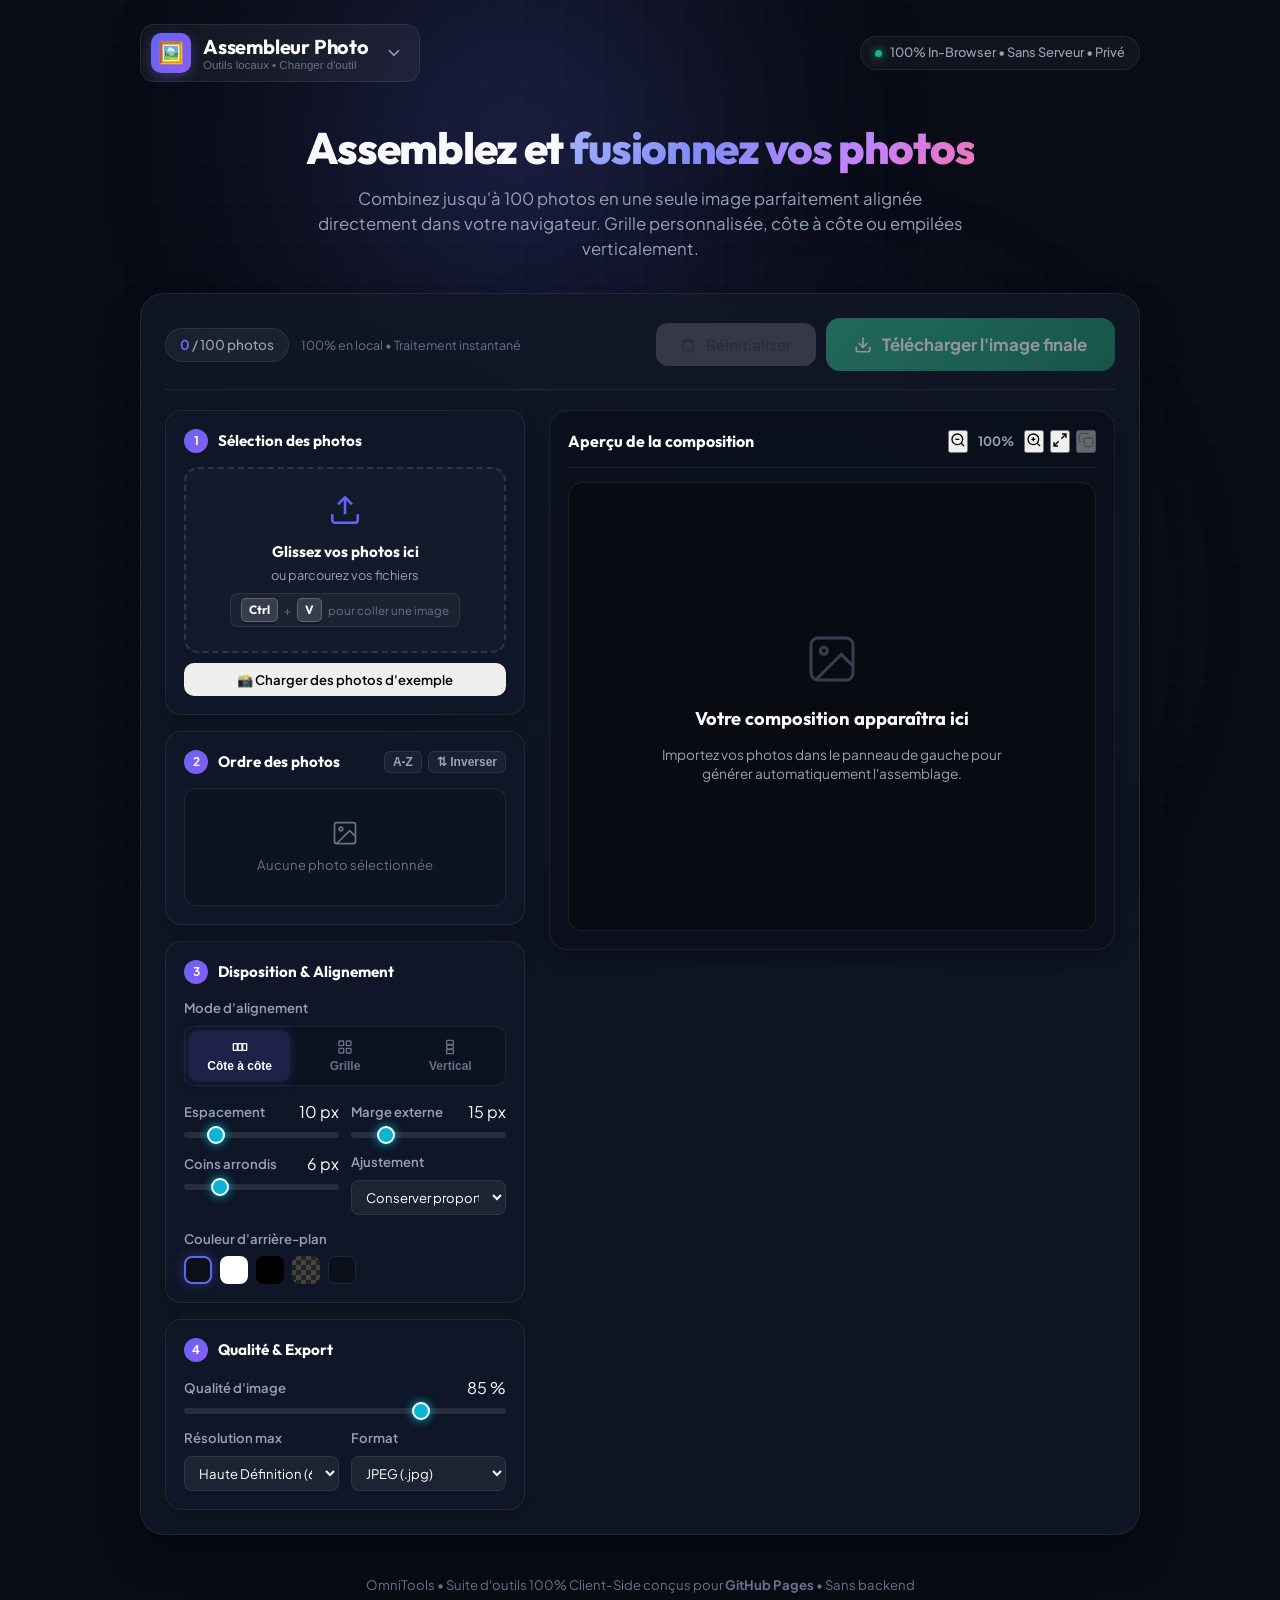
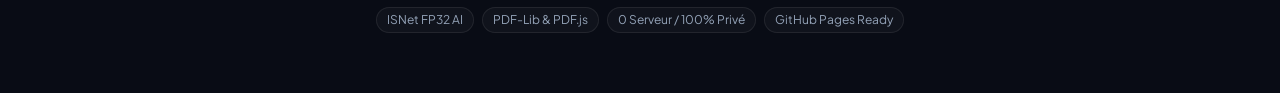
<file: photo-merger.html>
<!DOCTYPE html>
<html lang="fr">
<head>
  <meta charset="UTF-8">
  <meta name="viewport" content="width=device-width, initial-scale=1.0">
  <title>Assembleur Photo (OmniTools)</title>
  <meta name="description" content="Combinez jusqu'à 100 photos en une seule image directement dans votre navigateur. Grille personnalisée, côte à côte ou empilées verticalement. 100% privé, sans backend.">
  <link rel="icon" href="data:image/svg+xml,<svg xmlns='http://www.w3.org/2000/svg' viewBox='0 0 24 24' fill='none' stroke='%236366f1' stroke-width='2' stroke-linecap='round' stroke-linejoin='round'><rect width='7' height='7' x='3' y='3' rx='1'/><rect width='7' height='7' x='14' y='3' rx='1'/><rect width='7' height='7' x='14' y='14' rx='1'/><rect width='7' height='7' x='3' y='14' rx='1'/></svg>">
  
  <!-- Google Fonts -->
  <link rel="preconnect" href="https://fonts.googleapis.com">
  <link rel="preconnect" href="https://fonts.gstatic.com" crossorigin>
  <link href="https://fonts.googleapis.com/css2?family=Outfit:wght@400;500;600;700;800&family=Plus+Jakarta+Sans:wght@400;500;600;700&display=swap" rel="stylesheet">
  
  <link rel="stylesheet" href="style.css">
</head>
<body>
  <!-- Ambient background glow effects -->
  <div class="bg-glow bg-glow-1"></div>
  <div class="bg-glow bg-glow-2"></div>
  <div class="bg-grid"></div>

  <div class="app-container">
    <!-- Header with Dynamic Tool Dropdown -->
    <header id="app-header" class="app-header"></header>

    <!-- ==========================================================================
         PHOTO MERGER & ASSEMBLER TOOL VIEW
         ========================================================================== -->
    <div id="tool-view-photo-merger" class="tool-view active">
      <!-- Title Section -->
      <div class="hero-header">
        <h1 class="main-title">Assemblez et <span class="gradient-text">fusionnez vos photos</span></h1>
        <p class="subtitle">Combinez jusqu'à 100 photos en une seule image parfaitement alignée directement dans votre navigateur. Grille personnalisée, côte à côte ou empilées verticalement.</p>
      </div>

      <!-- Main Photo Merger Studio Container -->
      <section class="step-card merger-studio-card" aria-label="Studio d'assemblage photo">
        <!-- Top Studio Bar with Photo Counter & Global Actions -->
        <div class="merger-top-bar">
          <div class="merger-top-left">
            <div class="photo-counter-badge" id="pm-photo-counter">
              <span class="count-num" id="pm-count-num">0</span> / 100 photos
            </div>
            <span class="merger-privacy-hint">100% en local &bull; Traitement instantané</span>
          </div>

          <div class="merger-top-actions">
            <button type="button" id="pm-clear-btn" class="btn btn-ghost danger-ghost" title="Effacer toutes les photos" disabled>
              <svg width="16" height="16" viewBox="0 0 24 24" fill="none" stroke="currentColor" stroke-width="2">
                <polyline points="3 6 5 6 21 6"></polyline>
                <path d="M19 6v14a2 2 0 0 1-2 2H7a2 2 0 0 1-2-2V6m3 0V4a2 2 0 0 1 2-2h4a2 2 0 0 1 2 2v2"></path>
              </svg>
              <span>Réinitialiser</span>
            </button>
            <button type="button" id="pm-download-btn" class="btn btn-save" title="Télécharger l'image assemblée" disabled>
              <svg width="18" height="18" viewBox="0 0 24 24" fill="none" stroke="currentColor" stroke-width="2.2" stroke-linecap="round" stroke-linejoin="round">
                <path d="M21 15v4a2 2 0 0 1-2 2H5a2 2 0 0 1-2-2v-4"></path>
                <polyline points="7 10 12 15 17 10"></polyline>
                <line x1="12" y1="15" x2="12" y2="3"></line>
              </svg>
              <span>Télécharger l'image finale</span>
            </button>
          </div>
        </div>

        <!-- Studio Workspace: Sidebar Controls (Left) + Viewport Stage (Right) -->
        <div class="merger-workspace-grid">
          
          <!-- LEFT COLUMN: CONTROLS & PHOTO LIST -->
          <aside class="merger-sidebar">
            
            <!-- 1. Selection & Dropzone -->
            <div class="merger-panel-box">
              <div class="panel-box-header">
                <span class="panel-step-badge">1</span>
                <span class="panel-box-title">Sélection des photos</span>
              </div>

              <div class="pm-dropzone" id="pm-dropzone" tabindex="0" role="button" aria-label="Zone d'importation de photos">
                <input type="file" id="pm-file-input" multiple accept="image/*" hidden />
                <div class="pm-dropzone-inner">
                  <div class="pm-drop-icon">
                    <svg width="34" height="34" viewBox="0 0 24 24" fill="none" stroke="currentColor" stroke-width="1.8">
                      <path d="M21 15v4a2 2 0 0 1-2 2H5a2 2 0 0 1-2-2v-4"/>
                      <polyline points="17 8 12 3 7 8"/>
                      <line x1="12" y1="3" x2="12" y2="15"/>
                    </svg>
                  </div>
                  <p class="pm-drop-main">Glissez vos photos ici</p>
                  <p class="pm-drop-sub">ou <span class="browse-link" id="pm-browse-trigger">parcourez vos fichiers</span></p>
                  <div class="pm-paste-hint">
                    <kbd class="kbd-key">Ctrl</kbd> + <kbd class="kbd-key">V</kbd> pour coller une image
                  </div>
                </div>
              </div>

              <!-- Quick Sample Button -->
              <div class="pm-sample-row">
                <button type="button" id="pm-sample-btn" class="btn btn-ghost pm-btn-sample" title="Charger des photos d'exemple">
                  <span>📸 Charger des photos d'exemple</span>
                </button>
              </div>
            </div>

            <!-- 2. Photos Reorder & List -->
            <div class="merger-panel-box">
              <div class="panel-box-header space-between">
                <div class="panel-header-title-group">
                  <span class="panel-step-badge">2</span>
                  <span class="panel-box-title">Ordre des photos</span>
                </div>
                <div class="pm-sort-actions">
                  <button type="button" id="pm-sort-name-btn" class="btn-micro" title="Trier par nom (A-Z)">A-Z</button>
                  <button type="button" id="pm-reverse-btn" class="btn-micro" title="Inverser l'ordre des photos">⇅ Inverser</button>
                </div>
              </div>

              <div class="pm-thumbnail-container" id="pm-thumbnail-container">
                <div class="pm-empty-notice" id="pm-empty-notice">
                  <svg width="28" height="28" viewBox="0 0 24 24" fill="none" stroke="currentColor" stroke-width="1.5">
                    <rect x="3" y="3" width="18" height="18" rx="2" ry="2"/>
                    <circle cx="8.5" cy="8.5" r="1.5"/>
                    <polyline points="21 15 16 10 5 21"/>
                  </svg>
                  <p>Aucune photo sélectionnée</p>
                </div>
                <ul class="pm-thumbnail-list" id="pm-thumbnail-list"></ul>
              </div>
            </div>

            <!-- 3. Layout & Alignment Settings -->
            <div class="merger-panel-box">
              <div class="panel-box-header">
                <span class="panel-step-badge">3</span>
                <span class="panel-box-title">Disposition & Alignement</span>
              </div>

              <!-- Layout Mode Segmented -->
              <div class="pm-field-group">
                <label class="pm-field-label">Mode d'alignement</label>
                <div class="segmented-control pm-layout-segmented" id="pm-layout-control">
                  <button type="button" data-layout="horizontal" class="segmented-btn active" title="Toutes les photos sur une ligne côte à côte">
                    <svg width="16" height="16" viewBox="0 0 24 24" fill="none" stroke="currentColor" stroke-width="2">
                      <rect x="2" y="7" width="6" height="10" rx="1"/>
                      <rect x="9" y="7" width="6" height="10" rx="1"/>
                      <rect x="16" y="7" width="6" height="10" rx="1"/>
                    </svg>
                    <span>Côte à côte</span>
                  </button>
                  <button type="button" data-layout="grid" class="segmented-btn" title="Grille multi-colonnes">
                    <svg width="16" height="16" viewBox="0 0 24 24" fill="none" stroke="currentColor" stroke-width="2">
                      <rect x="3" y="3" width="7" height="7" rx="1"/>
                      <rect x="14" y="3" width="7" height="7" rx="1"/>
                      <rect x="3" y="14" width="7" height="7" rx="1"/>
                      <rect x="14" y="14" width="7" height="7" rx="1"/>
                    </svg>
                    <span>Grille</span>
                  </button>
                  <button type="button" data-layout="vertical" class="segmented-btn" title="Empilées verticalement">
                    <svg width="16" height="16" viewBox="0 0 24 24" fill="none" stroke="currentColor" stroke-width="2">
                      <rect x="7" y="2" width="10" height="6" rx="1"/>
                      <rect x="7" y="9" width="10" height="6" rx="1"/>
                      <rect x="7" y="16" width="10" height="6" rx="1"/>
                    </svg>
                    <span>Vertical</span>
                  </button>
                </div>
              </div>

              <!-- Grid Columns Option (shown only if grid selected) -->
              <div class="pm-field-group" id="pm-columns-group" style="display: none;">
                <div class="pm-label-row">
                  <label class="pm-field-label" for="pm-cols-input">Colonnes dans la grille</label>
                  <span class="value-badge" id="pm-cols-val">4</span>
                </div>
                <div class="pm-cols-input-row">
                  <input type="number" id="pm-cols-input" min="1" max="50" value="4" class="custom-number-input" />
                  <input type="range" id="pm-cols-range" min="1" max="30" value="4" class="tool-range-slider" />
                </div>
              </div>

              <!-- Spacing & Padding Sliders -->
              <div class="pm-fields-row-2">
                <div class="pm-field-group">
                  <div class="pm-label-row">
                    <label class="pm-field-label" for="pm-spacing-range">Espacement</label>
                    <span class="value-badge" id="pm-spacing-val">10 px</span>
                  </div>
                  <input type="range" id="pm-spacing-range" min="0" max="60" value="10" class="tool-range-slider" />
                </div>

                <div class="pm-field-group">
                  <div class="pm-label-row">
                    <label class="pm-field-label" for="pm-padding-range">Marge externe</label>
                    <span class="value-badge" id="pm-padding-val">15 px</span>
                  </div>
                  <input type="range" id="pm-padding-range" min="0" max="80" value="15" class="tool-range-slider" />
                </div>
              </div>

              <!-- Radius & Fit Mode -->
              <div class="pm-fields-row-2">
                <div class="pm-field-group">
                  <div class="pm-label-row">
                    <label class="pm-field-label" for="pm-radius-range">Coins arrondis</label>
                    <span class="value-badge" id="pm-radius-val">6 px</span>
                  </div>
                  <input type="range" id="pm-radius-range" min="0" max="30" value="6" class="tool-range-slider" />
                </div>

                <div class="pm-field-group">
                  <label class="pm-field-label" for="pm-fit-mode">Ajustement</label>
                  <select id="pm-fit-mode" class="custom-select">
                    <option value="contain">Conserver proportions</option>
                    <option value="crop">Remplir les cases (Rogné)</option>
                  </select>
                </div>
              </div>

              <!-- Background Color Presets -->
              <div class="pm-field-group">
                <label class="pm-field-label">Couleur d'arrière-plan</label>
                <div class="pm-color-presets">
                  <button type="button" class="color-preset active" data-color="#0b0f19" style="background-color: #0b0f19;" title="Sombre studio"></button>
                  <button type="button" class="color-preset" data-color="#ffffff" style="background-color: #ffffff;" title="Blanc pur"></button>
                  <button type="button" class="color-preset" data-color="#000000" style="background-color: #000000;" title="Noir pur"></button>
                  <button type="button" class="color-preset" data-color="transparent" style="background: repeating-conic-gradient(#444 0% 25%, #222 0% 50%) 50% / 10px 10px;" title="Damier transparent"></button>
                  <div class="pm-color-picker-wrap" title="Choisir une couleur personnalisée">
                    <input type="color" id="pm-custom-color" value="#0b0f19" />
                  </div>
                </div>
              </div>
            </div>

            <!-- 4. Quality & Format -->
            <div class="merger-panel-box">
              <div class="panel-box-header">
                <span class="panel-step-badge">4</span>
                <span class="panel-box-title">Qualité & Export</span>
              </div>

              <div class="pm-field-group">
                <div class="pm-label-row">
                  <label class="pm-field-label" for="pm-quality-range">Qualité d'image</label>
                  <span class="value-badge" id="pm-quality-val">85 %</span>
                </div>
                <input type="range" id="pm-quality-range" min="40" max="100" value="85" class="tool-range-slider" />
              </div>

              <div class="pm-fields-row-2">
                <div class="pm-field-group">
                  <label class="pm-field-label" for="pm-max-res">Résolution max</label>
                  <select id="pm-max-res" class="custom-select">
                    <option value="4096">Standard (4096 px)</option>
                    <option value="6144" selected>Haute Définition (6144 px)</option>
                    <option value="8192">Très Haute Définition (8192 px)</option>
                    <option value="12288">Ultra HD (12288 px)</option>
                  </select>
                </div>

                <div class="pm-field-group">
                  <label class="pm-field-label" for="pm-format-select">Format</label>
                  <select id="pm-format-select" class="custom-select">
                    <option value="image/jpeg">JPEG (.jpg)</option>
                    <option value="image/png">PNG (.png)</option>
                    <option value="image/webp">WebP (.webp)</option>
                  </select>
                </div>
              </div>
            </div>
          </aside>

          <!-- RIGHT COLUMN: VIEWPORT STAGE & PREVIEW -->
          <div class="merger-viewport-area">
            
            <!-- Viewport Toolbar (Metrics + Zoom + Copy) -->
            <div class="pm-viewport-header">
              <div class="pm-viewport-info">
                <span class="pm-info-title">Aperçu de la composition</span>
                <div class="pm-metrics-row" id="pm-metrics" style="display: none;">
                  <span class="metric-pill" id="pm-dim-pill">0 × 0 px</span>
                  <span class="metric-pill" id="pm-size-pill">~0 MB</span>
                </div>
              </div>

              <div class="pm-viewport-tools">
                <button type="button" id="pm-zoom-out-btn" class="btn-icon" title="Dézoomer">
                  <svg width="16" height="16" viewBox="0 0 24 24" fill="none" stroke="currentColor" stroke-width="2">
                    <circle cx="11" cy="11" r="8"/>
                    <line x1="21" y1="21" x2="16.65" y2="16.65"/>
                    <line x1="8" y1="11" x2="14" y2="11"/>
                  </svg>
                </button>
                <span id="pm-zoom-level" class="zoom-level">100%</span>
                <button type="button" id="pm-zoom-in-btn" class="btn-icon" title="Zoomer">
                  <svg width="16" height="16" viewBox="0 0 24 24" fill="none" stroke="currentColor" stroke-width="2">
                    <circle cx="11" cy="11" r="8"/>
                    <line x1="21" y1="21" x2="16.65" y2="16.65"/>
                    <line x1="11" y1="8" x2="11" y2="14"/>
                    <line x1="8" y1="11" x2="14" y2="11"/>
                  </svg>
                </button>
                <button type="button" id="pm-reset-zoom-btn" class="btn-icon" title="Ajuster à 100%">
                  <svg width="16" height="16" viewBox="0 0 24 24" fill="none" stroke="currentColor" stroke-width="2">
                    <path d="M15 3h6v6M9 21H3v-6M21 3l-7 7M3 21l7-7"/>
                  </svg>
                </button>
                <button type="button" id="pm-copy-btn" class="btn-icon" title="Copier l'image dans le presse-papier" disabled>
                  <svg width="16" height="16" viewBox="0 0 24 24" fill="none" stroke="currentColor" stroke-width="2">
                    <rect x="9" y="9" width="13" height="13" rx="2" ry="2"/>
                    <path d="M5 15H4a2 2 0 0 1-2-2V4a2 2 0 0 1 2-2h9a2 2 0 0 1 2 2v1"/>
                  </svg>
                </button>
              </div>
            </div>

            <!-- Canvas Stage Wrapper with Scroll & Zoom -->
            <div class="pm-canvas-stage-wrapper" id="pm-canvas-wrapper">
              <!-- Loading Overlay -->
              <div class="pm-loading-overlay" id="pm-loading-overlay" style="display: none;">
                <div class="loading-spinner"></div>
                <p class="loading-label">Assemblage de l'image en cours...</p>
              </div>

              <!-- Placeholder when empty -->
              <div class="pm-placeholder" id="pm-placeholder">
                <div class="pm-placeholder-icon">
                  <svg width="56" height="56" viewBox="0 0 24 24" fill="none" stroke="currentColor" stroke-width="1.3">
                    <rect x="3" y="3" width="18" height="18" rx="3"/>
                    <circle cx="8.5" cy="8.5" r="1.5"/>
                    <polyline points="21 15 16 10 5 21"/>
                  </svg>
                </div>
                <h3>Votre composition apparaîtra ici</h3>
                <p>Importez vos photos dans le panneau de gauche pour générer automatiquement l'assemblage.</p>
              </div>

              <canvas id="pm-output-canvas" class="pm-output-canvas" style="display: none;"></canvas>
            </div>
          </div>
        </div>
      </section>
    </div>

    <!-- Shared Footer -->
    <footer id="app-footer" class="app-footer"></footer>
  </div>

  <!-- Notification Toast -->
  <div id="toast" class="toast" role="status" aria-live="polite"></div>

  <!-- Dedicated Photo Merger Script -->
  <script type="module" src="photo-merger.js"></script>
</body>
</html>
</file>
<file: style.css>
/* ==========================================================================
   OmniTools — Modern Design System & Stylesheet
   Multi-Tool Suite: Image Background Removal (ClearCut) & PDF Organizer
   ========================================================================== */

:root {
  /* Color Palette */
  --bg-dark: #090c15;
  --bg-card: rgba(18, 24, 38, 0.82);
  --bg-card-hover: rgba(26, 35, 54, 0.88);
  --bg-elevated: #151d30;
  --border-subtle: rgba(255, 255, 255, 0.08);
  --border-active: rgba(99, 102, 241, 0.45);
  --border-glow: rgba(99, 102, 241, 0.25);

  --text-primary: #f8fafc;
  --text-secondary: #94a3b8;
  --text-muted: #64748b;

  --primary: #6366f1;
  --primary-hover: #4f46e5;
  --primary-glow: rgba(99, 102, 241, 0.35);
  --accent-purple: #8b5cf6;
  --accent-pink: #ec4899;
  --accent-red: #ef4444;
  --accent-orange: #f97316;
  --success: #10b981;
  --warning: #f59e0b;

  /* Typography */
  --font-display: 'Outfit', -apple-system, BlinkMacSystemFont, 'Segoe UI', sans-serif;
  --font-sans: 'Plus Jakarta Sans', -apple-system, BlinkMacSystemFont, 'Segoe UI', sans-serif;

  /* Transitions & Shadows */
  --transition-fast: 150ms cubic-bezier(0.16, 1, 0.3, 1);
  --transition-normal: 250ms cubic-bezier(0.16, 1, 0.3, 1);
  --transition-bounce: 350ms cubic-bezier(0.34, 1.56, 0.64, 1);

  --shadow-sm: 0 2px 8px rgba(0, 0, 0, 0.3);
  --shadow-md: 0 10px 30px -10px rgba(0, 0, 0, 0.5);
  --shadow-lg: 0 20px 45px -15px rgba(0, 0, 0, 0.7);
  --shadow-glow: 0 0 40px -10px var(--primary-glow);
}

/* Reset & Base */
*,
*::before,
*::after {
  box-sizing: border-box;
  margin: 0;
  padding: 0;
}

[hidden] {
  display: none !important;
}

body {
  font-family: var(--font-sans);
  background-color: var(--bg-dark);
  color: var(--text-primary);
  min-height: 100vh;
  position: relative;
  overflow-x: hidden;
  line-height: 1.5;
  -webkit-font-smoothing: antialiased;
}

/* Ambient Backdrops */
.bg-glow {
  position: fixed;
  border-radius: 50%;
  filter: blur(120px);
  pointer-events: none;
  z-index: 0;
  opacity: 0.4;
}

.bg-glow-1 {
  width: 520px;
  height: 520px;
  top: -120px;
  left: 20%;
  background: radial-gradient(circle, var(--primary) 0%, transparent 70%);
}

.bg-glow-2 {
  width: 580px;
  height: 580px;
  bottom: 0;
  right: 15%;
  background: radial-gradient(circle, var(--accent-purple) 0%, transparent 70%);
}

.bg-grid {
  position: fixed;
  inset: 0;
  background-image:
    linear-gradient(rgba(255, 255, 255, 0.02) 1px, transparent 1px),
    linear-gradient(90deg, rgba(255, 255, 255, 0.02) 1px, transparent 1px);
  background-size: 40px 40px;
  pointer-events: none;
  z-index: 0;
}

/* Layout Container */
.app-container {
  position: relative;
  z-index: 1;
  max-width: 1040px;
  margin: 0 auto;
  padding: 24px 20px 60px;
  display: flex;
  flex-direction: column;
  min-height: 100vh;
}

/* ==========================================================================
   HEADER & INTERACTIVE TOOL DROPDOWN
   ========================================================================== */

.app-header {
  display: flex;
  align-items: center;
  justify-content: space-between;
  padding-bottom: 24px;
  position: relative;
  z-index: 50;
}

.brand-dropdown-container {
  position: relative;
}

.tool-dropdown-btn {
  display: inline-flex;
  align-items: center;
  gap: 12px;
  background: rgba(255, 255, 255, 0.05);
  border: 1px solid var(--border-subtle);
  padding: 8px 16px 8px 10px;
  border-radius: 14px;
  cursor: pointer;
  transition: all var(--transition-normal);
  backdrop-filter: blur(12px);
  outline: none;
  text-align: left;
}

.tool-dropdown-btn:hover {
  background: rgba(255, 255, 255, 0.09);
  border-color: rgba(99, 102, 241, 0.4);
  box-shadow: 0 4px 20px rgba(0, 0, 0, 0.3);
}

.tool-dropdown-btn.open {
  border-color: var(--primary);
  background: rgba(99, 102, 241, 0.12);
  box-shadow: 0 0 25px rgba(99, 102, 241, 0.35);
}

.tool-btn-icon {
  width: 40px;
  height: 40px;
  border-radius: 10px;
  background: linear-gradient(135deg, var(--primary), var(--accent-purple));
  display: flex;
  align-items: center;
  justify-content: center;
  font-size: 1.3rem;
  box-shadow: 0 4px 12px var(--primary-glow);
  flex-shrink: 0;
}

.tool-btn-info {
  display: flex;
  flex-direction: column;
}

.tool-btn-name {
  font-family: var(--font-display);
  font-size: 1.25rem;
  font-weight: 700;
  color: #fff;
  letter-spacing: -0.01em;
  line-height: 1.2;
}

.tool-btn-sub {
  font-size: 0.72rem;
  color: var(--text-muted);
  font-weight: 500;
}

.chevron-icon {
  color: var(--text-secondary);
  transition: transform var(--transition-bounce);
  margin-left: 4px;
}

.tool-dropdown-btn.open .chevron-icon {
  transform: rotate(180deg);
  color: var(--primary);
}

/* Dropdown Menu Floating Box */
.tool-dropdown-menu {
  position: absolute;
  top: calc(100% + 10px);
  left: 0;
  width: 360px;
  background: rgba(15, 23, 42, 0.96);
  border: 1px solid var(--border-active);
  border-radius: 18px;
  padding: 10px;
  box-shadow: 0 20px 50px -10px rgba(0, 0, 0, 0.8), 0 0 30px rgba(99, 102, 241, 0.15);
  backdrop-filter: blur(24px);
  -webkit-backdrop-filter: blur(24px);
  z-index: 100;
  display: flex;
  flex-direction: column;
  gap: 6px;
  animation: dropdownFadeIn 180ms ease-out;
}

.tool-dropdown-menu[hidden] {
  display: none !important;
}

@keyframes dropdownFadeIn {
  from {
    opacity: 0;
    transform: translateY(-8px) scale(0.98);
  }

  to {
    opacity: 1;
    transform: translateY(0) scale(1);
  }
}

.dropdown-header {
  font-size: 0.72rem;
  font-weight: 700;
  text-transform: uppercase;
  letter-spacing: 0.08em;
  color: var(--text-muted);
  padding: 8px 12px 4px;
}

.tool-dropdown-item {
  display: flex;
  align-items: center;
  gap: 12px;
  padding: 10px 12px;
  border-radius: 12px;
  background: transparent;
  border: 1px solid transparent;
  cursor: pointer;
  text-align: left;
  transition: all var(--transition-fast);
  color: inherit;
  font-family: inherit;
  text-decoration: none;
}

.tool-dropdown-item:hover {
  background: rgba(255, 255, 255, 0.06);
  border-color: var(--border-subtle);
  transform: translateX(3px);
}

.tool-dropdown-item.active {
  background: rgba(99, 102, 241, 0.14);
  border-color: rgba(99, 102, 241, 0.35);
}

.tool-dropdown-item.disabled {
  opacity: 0.45;
  cursor: not-allowed;
  pointer-events: none;
}

.item-icon {
  width: 36px;
  height: 36px;
  border-radius: 10px;
  display: flex;
  align-items: center;
  justify-content: center;
  font-size: 1.25rem;
  background: rgba(255, 255, 255, 0.05);
  flex-shrink: 0;
  white-space: nowrap;
  line-height: 1;
}

.bg-remover-icon {
  background: linear-gradient(135deg, rgba(99, 102, 241, 0.25), rgba(139, 92, 246, 0.25));
  border: 1px solid rgba(99, 102, 241, 0.3);
}

.pdf-organizer-icon {
  background: linear-gradient(135deg, rgba(239, 68, 68, 0.25), rgba(249, 115, 22, 0.25));
  border: 1px solid rgba(239, 68, 68, 0.3);
}

.item-content {
  flex: 1;
}

.item-title-row {
  display: flex;
  align-items: center;
  gap: 8px;
  margin-bottom: 2px;
}

.item-title {
  font-family: var(--font-display);
  font-size: 0.95rem;
  font-weight: 700;
  color: #fff;
}

.item-badge {
  font-size: 0.65rem;
  font-weight: 800;
  padding: 1px 6px;
  border-radius: 4px;
  text-transform: uppercase;
  letter-spacing: 0.05em;
}

.badge-ai {
  background: linear-gradient(135deg, var(--primary), var(--accent-purple));
  color: #fff;
}

.badge-new {
  background: linear-gradient(135deg, #ef4444, #f97316);
  color: #fff;
}

.badge-soon {
  background: rgba(255, 255, 255, 0.1);
  color: var(--text-muted);
}

.item-desc {
  font-size: 0.78rem;
  color: var(--text-secondary);
  line-height: 1.35;
}

.item-check {
  font-weight: 800;
  color: var(--primary);
  opacity: 0;
  transition: opacity var(--transition-fast);
}

.tool-dropdown-item.active .item-check {
  opacity: 1;
}

/* Category Title Item (Non-clickable, matching established dropdown design) */
.tool-dropdown-group-title {
  font-size: 0.72rem;
  font-weight: 700;
  text-transform: uppercase;
  letter-spacing: 0.08em;
  color: var(--text-muted);
  padding: 12px 12px 4px;
  margin-top: 6px;
  border-top: 1px solid var(--border-subtle);
  pointer-events: none;
  user-select: none;
  display: flex;
  align-items: center;
}

/* Sub-items with Clean Alinéa */
.tool-dropdown-item.sub-item {
  margin-left: 14px;
  padding-left: 14px;
  border-left: 2px solid rgba(255, 255, 255, 0.1);
  border-radius: 0 12px 12px 0;
  transition: all var(--transition-fast);
}

.tool-dropdown-item.sub-item:hover {
  border-left-color: var(--primary);
  background: rgba(255, 255, 255, 0.06);
}

.tool-dropdown-item.sub-item.active {
  border-left-color: var(--primary);
  background: rgba(99, 102, 241, 0.14);
}

/* Specific conversion icon styles */
.convert-pdf-word-icon {
  background: linear-gradient(135deg, rgba(59, 130, 246, 0.25), rgba(99, 102, 241, 0.25));
  border: 1px solid rgba(59, 130, 246, 0.35);
}

.convert-word-pdf-icon {
  background: linear-gradient(135deg, rgba(239, 68, 68, 0.25), rgba(249, 115, 22, 0.25));
  border: 1px solid rgba(239, 68, 68, 0.35);
}

.converter-icon {
  background: linear-gradient(135deg, rgba(16, 185, 129, 0.25), rgba(59, 130, 246, 0.25));
  border: 1px solid rgba(16, 185, 129, 0.35);
}

.converter-icon {
  background: linear-gradient(135deg, rgba(168, 85, 247, 0.25), rgba(59, 130, 246, 0.25));
  border: 1px solid rgba(168, 85, 247, 0.35);
}

.dropdown-divider {
  height: 1px;
  background: var(--border-subtle);
  margin: 4px 6px;
}

/* Header Badges */
.header-badges {
  display: flex;
  align-items: center;
  gap: 10px;
}

.privacy-pill {
  display: inline-flex;
  align-items: center;
  justify-content: center;
  gap: 8px;
  font-size: 0.8rem;
  font-weight: 500;
  color: var(--text-secondary);
  background: rgba(255, 255, 255, 0.04);
  border: 1px solid var(--border-subtle);
  padding: 6px 14px;
  border-radius: 9999px;
  backdrop-filter: blur(10px);
  white-space: nowrap;
}

.status-dot {
  width: 7px;
  height: 7px;
  border-radius: 50%;
  background-color: var(--success);
  box-shadow: 0 0 8px var(--success);
}

/* Tool View Switcher */
.tool-view {
  display: none;
  animation: fadeIn 240ms ease-out;
}

.tool-view.active {
  display: block;
}

/* Hero Title */
.hero-header {
  text-align: center;
  margin: 16px 0 32px;
}

.main-title {
  font-family: var(--font-display);
  font-size: clamp(1.8rem, 4vw, 2.75rem);
  font-weight: 800;
  line-height: 1.18;
  letter-spacing: -0.03em;
  margin-bottom: 12px;
}

.gradient-text {
  background: linear-gradient(135deg, #a5b4fc 0%, #818cf8 35%, #c084fc 70%, #f472b6 100%);
  -webkit-background-clip: text;
  -webkit-text-fill-color: transparent;
}

.subtitle {
  font-size: 1.05rem;
  color: var(--text-secondary);
  max-width: 650px;
  margin: 0 auto;
}

/* Step Card */
.step-card {
  background: var(--bg-card);
  border: 1px solid var(--border-subtle);
  border-radius: 24px;
  padding: 30px;
  backdrop-filter: blur(24px);
  -webkit-backdrop-filter: blur(24px);
  box-shadow: var(--shadow-lg);
  transition: opacity var(--transition-normal), transform var(--transition-normal);
}

.step-card[hidden] {
  display: none !important;
}

.step-indicator {
  display: flex;
  align-items: center;
  gap: 12px;
  margin-bottom: 20px;
}

.step-num {
  font-family: var(--font-display);
  font-size: 0.75rem;
  font-weight: 700;
  text-transform: uppercase;
  letter-spacing: 0.08em;
  color: #fff;
  background: linear-gradient(135deg, var(--primary), var(--accent-purple));
  padding: 4px 10px;
  border-radius: 8px;
  white-space: nowrap;
  flex-shrink: 0;
}

.step-num-2 {
  background: linear-gradient(135deg, var(--accent-purple), var(--accent-pink));
}

.step-label {
  font-size: 0.95rem;
  font-weight: 600;
  color: var(--text-secondary);
}

/* Quality Selector */
.quality-selector-bar {
  display: flex;
  align-items: center;
  justify-content: center;
  gap: 12px;
  margin-bottom: 20px;
  padding: 8px 16px;
  background: rgba(255, 255, 255, 0.02);
  border: 1px solid var(--border-subtle);
  border-radius: 14px;
  flex-wrap: wrap;
}

.quality-label {
  font-size: 0.82rem;
  font-weight: 600;
  color: var(--text-muted);
  text-transform: uppercase;
  letter-spacing: 0.05em;
}

.quality-options {
  display: flex;
  gap: 8px;
  flex-wrap: wrap;
}

.quality-btn {
  display: inline-flex;
  align-items: center;
  gap: 6px;
  background: rgba(255, 255, 255, 0.04);
  border: 1px solid var(--border-subtle);
  padding: 6px 14px;
  border-radius: 10px;
  font-family: var(--font-sans);
  font-size: 0.85rem;
  font-weight: 500;
  color: var(--text-secondary);
  cursor: pointer;
  transition: all var(--transition-fast);
}

.quality-btn:hover {
  background: rgba(255, 255, 255, 0.08);
  color: #fff;
}

.quality-btn.active {
  background: rgba(99, 102, 241, 0.15);
  border-color: var(--primary);
  color: #fff;
  box-shadow: 0 0 16px rgba(99, 102, 241, 0.25);
}

.q-tag {
  font-size: 0.68rem;
  font-weight: 700;
  background: linear-gradient(135deg, var(--primary), var(--accent-purple));
  color: #fff;
  padding: 2px 6px;
  border-radius: 4px;
  text-transform: uppercase;
}

/* ==========================================================================
   DROPZONE (Images & PDF)
   ========================================================================== */

.dropzone {
  position: relative;
  border: 2px dashed rgba(255, 255, 255, 0.16);
  border-radius: 20px;
  padding: 46px 24px;
  text-align: center;
  background: rgba(14, 20, 32, 0.5);
  cursor: pointer;
  transition: all var(--transition-normal);
  overflow: hidden;
  outline: none;
}

.dropzone:hover,
.dropzone:focus-visible {
  border-color: var(--primary);
  background: rgba(99, 102, 241, 0.04);
  box-shadow: 0 0 30px -8px var(--primary-glow);
}

.dropzone.drag-active {
  border-color: var(--accent-pink);
  background: rgba(236, 72, 153, 0.08);
  transform: scale(1.008);
  box-shadow: 0 0 40px rgba(236, 72, 153, 0.3);
}

.dropzone-icon-wrapper {
  width: 72px;
  height: 72px;
  margin: 0 auto 18px;
  border-radius: 20px;
  background: rgba(99, 102, 241, 0.12);
  border: 1px solid rgba(99, 102, 241, 0.25);
  display: flex;
  align-items: center;
  justify-content: center;
  color: #818cf8;
  transition: transform var(--transition-bounce);
}

.pdf-icon-wrapper {
  background: rgba(239, 68, 68, 0.12);
  border-color: rgba(239, 68, 68, 0.25);
  color: #f87171;
}

.dropzone:hover .dropzone-icon-wrapper {
  transform: translateY(-4px) scale(1.05);
}

.dropzone-icon {
  width: 36px;
  height: 36px;
}

.dropzone-title {
  font-family: var(--font-display);
  font-size: 1.35rem;
  font-weight: 700;
  letter-spacing: -0.01em;
  margin-bottom: 6px;
  color: #fff;
}

.dropzone-desc {
  font-size: 0.95rem;
  color: var(--text-secondary);
  margin-bottom: 24px;
}

.dropzone-actions {
  display: flex;
  flex-wrap: wrap;
  align-items: center;
  justify-content: center;
  gap: 14px;
}

.divider-text {
  font-size: 0.85rem;
  color: var(--text-muted);
}

/* Buttons */
.btn {
  display: inline-flex;
  align-items: center;
  justify-content: center;
  gap: 10px;
  font-family: var(--font-sans);
  font-size: 0.95rem;
  font-weight: 600;
  padding: 12px 24px;
  border-radius: 12px;
  border: none;
  cursor: pointer;
  text-decoration: none;
  transition: all var(--transition-fast);
}

.btn-primary {
  background: linear-gradient(135deg, var(--primary) 0%, var(--accent-purple) 100%);
  color: #fff;
  box-shadow: 0 4px 18px var(--primary-glow);
}

.btn-primary:hover {
  transform: translateY(-2px);
  box-shadow: 0 6px 24px rgba(99, 102, 241, 0.5);
  filter: brightness(1.07);
}

.btn-secondary {
  background: rgba(255, 255, 255, 0.06);
  color: var(--text-primary);
  border: 1px solid var(--border-subtle);
}

.btn-secondary:hover {
  background: rgba(255, 255, 255, 0.1);
  border-color: rgba(255, 255, 255, 0.18);
  transform: translateY(-1px);
}

.btn-sm {
  padding: 7px 14px;
  font-size: 0.82rem;
  border-radius: 8px;
}

.paste-badge {
  display: inline-flex;
  align-items: center;
  gap: 6px;
  background: rgba(255, 255, 255, 0.05);
  border: 1px solid var(--border-subtle);
  padding: 8px 14px;
  border-radius: 10px;
  font-size: 0.85rem;
  color: var(--text-secondary);
}

.kbd-key {
  background: rgba(255, 255, 255, 0.12);
  border: 1px solid rgba(255, 255, 255, 0.2);
  border-radius: 5px;
  padding: 2px 7px;
  font-family: var(--font-display);
  font-size: 0.75rem;
  font-weight: 700;
  color: #fff;
  box-shadow: 0 2px 0 rgba(0, 0, 0, 0.3);
}

/* Drag Overlay */
.dropzone-overlay {
  position: absolute;
  inset: 0;
  background: rgba(15, 23, 42, 0.95);
  display: flex;
  align-items: center;
  justify-content: center;
  opacity: 0;
  pointer-events: none;
  transition: opacity var(--transition-fast);
}

.dropzone.drag-active .dropzone-overlay {
  opacity: 1;
}

.overlay-content {
  display: flex;
  flex-direction: column;
  align-items: center;
  gap: 12px;
  color: var(--accent-pink);
  font-size: 1.15rem;
  font-weight: 700;
  animation: bounce 1s infinite alternate ease-in-out;
}

@keyframes bounce {
  from {
    transform: translateY(-4px);
  }

  to {
    transform: translateY(4px);
  }
}

/* Sample Bar & Testing Section */
.sample-section,
.sample-image-bar {
  margin-top: 20px;
  display: flex;
  align-items: center;
  justify-content: center;
  gap: 12px;
  flex-wrap: wrap;
  text-align: center;
}

.sample-label {
  font-size: 0.85rem;
  color: var(--text-muted);
}

.sample-btn,
.btn-sample {
  display: inline-flex;
  align-items: center;
  justify-content: center;
  gap: 8px;
  background: rgba(255, 255, 255, 0.04);
  border: 1px solid var(--border-subtle);
  color: var(--text-secondary);
  padding: 8px 18px;
  border-radius: 9999px;
  font-family: var(--font-sans);
  font-size: 0.85rem;
  font-weight: 500;
  cursor: pointer;
  transition: all var(--transition-fast);
  backdrop-filter: blur(8px);
}

.sample-btn:hover,
.btn-sample:hover {
  background: rgba(255, 255, 255, 0.09);
  border-color: #10b981;
  color: #fff;
  transform: translateY(-1px);
  box-shadow: 0 4px 14px rgba(16, 185, 129, 0.2);
}

.sample-thumbnail {
  width: 24px;
  height: 24px;
  border-radius: 50%;
  object-fit: cover;
}

.pdf-pill-icon {
  font-size: 1.1rem;
}

/* Features Grid */
.features-grid {
  display: grid;
  grid-template-columns: repeat(auto-fit, minmax(220px, 1fr));
  gap: 20px;
  margin-top: 32px;
  padding-top: 26px;
  border-top: 1px solid var(--border-subtle);
}

.feature-item {
  display: flex;
  align-items: flex-start;
  gap: 12px;
}

.feature-icon {
  font-size: 1.4rem;
  flex-shrink: 0;
  line-height: 1;
}

.feature-item h3 {
  font-family: var(--font-display);
  font-size: 0.95rem;
  font-weight: 700;
  margin-bottom: 3px;
  color: #fff;
}

.feature-item p {
  font-size: 0.82rem;
  color: var(--text-muted);
  line-height: 1.4;
}

/* ==========================================================================
   TOOL 1 SPECIFICS (Processing, Retouch, Tabs)
   ========================================================================== */

.processing-card {
  text-align: center;
  padding: 40px 20px;
}

.ai-loader {
  position: relative;
  width: 80px;
  height: 80px;
  margin: 0 auto 24px;
}

.loader-circle {
  width: 100%;
  height: 100%;
  border-radius: 50%;
  border: 3px solid rgba(255, 255, 255, 0.08);
  border-top-color: var(--primary);
  border-right-color: var(--accent-purple);
  animation: spin 1.2s linear infinite;
}

.loader-sm {
  width: 24px;
  height: 24px;
  border-width: 2px;
}

.loader-sparkles {
  position: absolute;
  top: 50%;
  left: 50%;
  transform: translate(-50%, -50%);
  font-size: 1.8rem;
  animation: pulse 1.8s ease-in-out infinite alternate;
}

@keyframes spin {
  to {
    transform: rotate(360deg);
  }
}

@keyframes pulse {
  0% {
    transform: translate(-50%, -50%) scale(0.85);
    opacity: 0.7;
  }

  100% {
    transform: translate(-50%, -50%) scale(1.15);
    opacity: 1;
  }
}

.process-title {
  font-family: var(--font-display);
  font-size: 1.5rem;
  font-weight: 700;
  color: #fff;
  margin-bottom: 6px;
}

.process-detail {
  font-size: 0.95rem;
  color: var(--text-secondary);
  margin-bottom: 24px;
}

.progress-bar-container {
  width: 100%;
  max-width: 420px;
  height: 8px;
  margin: 0 auto 10px;
  background: rgba(255, 255, 255, 0.08);
  border-radius: 9999px;
  overflow: hidden;
}

.progress-bar {
  height: 100%;
  background: linear-gradient(90deg, var(--primary), var(--accent-pink));
  border-radius: 9999px;
  transition: width 200ms ease;
  position: relative;
}

.progress-bar::after {
  content: '';
  position: absolute;
  inset: 0;
  background: linear-gradient(90deg, transparent, rgba(255, 255, 255, 0.4), transparent);
  animation: shimmer 1.5s infinite;
}

@keyframes shimmer {
  0% {
    transform: translateX(-100%);
  }

  100% {
    transform: translateX(100%);
  }
}

.progress-info {
  display: flex;
  justify-content: space-between;
  max-width: 420px;
  margin: 0 auto;
  font-size: 0.8rem;
  color: var(--text-muted);
}

.process-note {
  margin-top: 24px;
  font-size: 0.82rem;
  color: var(--text-muted);
  max-width: 500px;
  margin-left: auto;
  margin-right: auto;
}

.result-card {
  display: flex;
  flex-direction: column;
  gap: 18px;
}

/* Tabs Bar */
.removebg-tabs-bar {
  display: flex;
  align-items: center;
  justify-content: space-between;
  flex-wrap: wrap;
  gap: 12px;
  padding-bottom: 14px;
  border-bottom: 1px solid var(--border-subtle);
}

.tabs-group {
  display: flex;
  background: rgba(255, 255, 255, 0.04);
  padding: 4px;
  border-radius: 12px;
  border: 1px solid var(--border-subtle);
  gap: 4px;
}

.tab-btn {
  display: inline-flex;
  align-items: center;
  gap: 8px;
  padding: 8px 16px;
  border-radius: 9px;
  background: transparent;
  border: none;
  font-family: var(--font-sans);
  font-size: 0.88rem;
  font-weight: 600;
  color: var(--text-secondary);
  cursor: pointer;
  transition: all var(--transition-fast);
}

.tab-btn:hover {
  color: #fff;
  background: rgba(255, 255, 255, 0.05);
}

.tab-btn.active {
  background: rgba(99, 102, 241, 0.2);
  color: #fff;
  border: 1px solid rgba(99, 102, 241, 0.35);
  box-shadow: 0 2px 8px rgba(0, 0, 0, 0.2);
}

.btn-editor-toggle {
  display: inline-flex;
  align-items: center;
  gap: 8px;
  background: rgba(99, 102, 241, 0.12);
  border: 1px solid rgba(99, 102, 241, 0.35);
  color: #a5b4fc;
  padding: 8px 16px;
  border-radius: 12px;
  font-family: var(--font-sans);
  font-size: 0.88rem;
  font-weight: 600;
  cursor: pointer;
  transition: all var(--transition-fast);
}

.btn-editor-toggle:hover {
  background: rgba(99, 102, 241, 0.22);
  color: #fff;
  transform: translateY(-1px);
}

.btn-editor-toggle.active {
  background: linear-gradient(135deg, var(--primary), var(--accent-purple));
  color: #fff;
  box-shadow: 0 4px 16px var(--primary-glow);
}

.editor-indicator {
  width: 6px;
  height: 6px;
  border-radius: 50%;
  background: var(--accent-pink);
  box-shadow: 0 0 6px var(--accent-pink);
}

/* Retouch Toolbar */
.editor-toolbar {
  background: rgba(15, 23, 42, 0.85);
  border: 1px solid var(--border-active);
  border-radius: 16px;
  padding: 14px 18px;
  display: flex;
  flex-wrap: wrap;
  align-items: center;
  justify-content: space-between;
  gap: 16px;
  backdrop-filter: blur(16px);
  animation: slideDown 220ms ease-out;
  box-shadow: 0 8px 24px rgba(0, 0, 0, 0.4);
}

@keyframes slideDown {
  from {
    opacity: 0;
    transform: translateY(-8px);
  }

  to {
    opacity: 1;
    transform: translateY(0);
  }
}

.editor-tools-group {
  display: flex;
  align-items: center;
  gap: 8px;
  flex-wrap: wrap;
}

.toolbar-section-label {
  font-size: 0.8rem;
  font-weight: 700;
  text-transform: uppercase;
  color: var(--text-muted);
  letter-spacing: 0.05em;
  margin-right: 4px;
}

.tool-btn {
  display: inline-flex;
  align-items: center;
  gap: 8px;
  padding: 7px 14px;
  border-radius: 9px;
  background: rgba(255, 255, 255, 0.05);
  border: 1px solid var(--border-subtle);
  color: var(--text-secondary);
  font-family: var(--font-sans);
  font-size: 0.85rem;
  font-weight: 600;
  cursor: pointer;
  transition: all var(--transition-fast);
}

.tool-btn:hover {
  background: rgba(255, 255, 255, 0.1);
  color: #fff;
}

.tool-btn.active {
  background: linear-gradient(135deg, var(--primary), var(--accent-purple));
  color: #fff;
  border-color: transparent;
  box-shadow: 0 2px 10px var(--primary-glow);
}

.tool-btn-secondary {
  display: inline-flex;
  align-items: center;
  gap: 6px;
  padding: 7px 12px;
  border-radius: 9px;
  background: transparent;
  border: 1px solid var(--border-subtle);
  color: var(--text-muted);
  font-family: var(--font-sans);
  font-size: 0.82rem;
  font-weight: 500;
  cursor: pointer;
  transition: all var(--transition-fast);
}

.tool-btn-secondary:hover {
  background: rgba(255, 255, 255, 0.06);
  color: var(--text-primary);
  border-color: rgba(255, 255, 255, 0.16);
}

.brush-size-group,
.edge-threshold-group {
  display: flex;
  align-items: center;
  gap: 10px;
}

.slider-label {
  font-size: 0.82rem;
  color: var(--text-secondary);
}

.tool-range-slider {
  -webkit-appearance: none;
  appearance: none;
  width: 90px;
  height: 6px;
  border-radius: 9999px;
  background: rgba(255, 255, 255, 0.15);
  outline: none;
}

.tool-range-slider::-webkit-slider-thumb {
  -webkit-appearance: none;
  appearance: none;
  width: 16px;
  height: 16px;
  border-radius: 50%;
  background: var(--primary);
  cursor: pointer;
  border: 2px solid #fff;
  box-shadow: 0 0 6px rgba(0, 0, 0, 0.5);
}

.brush-size-num {
  font-family: var(--font-display);
  font-size: 0.82rem;
  font-weight: 700;
  color: #fff;
  min-width: 32px;
}

.brush-preview-circle {
  border: 2px solid rgba(255, 255, 255, 0.7);
  background: rgba(99, 102, 241, 0.35);
  border-radius: 50%;
  pointer-events: none;
}

/* Secondary Toolbar: Backgrounds */
.result-toolbar {
  display: flex;
  align-items: center;
  justify-content: space-between;
  flex-wrap: wrap;
  gap: 12px;
}

.view-switchers {
  display: flex;
  align-items: center;
  gap: 12px;
  flex-wrap: wrap;
}

.toolbar-label {
  font-size: 0.85rem;
  color: var(--text-secondary);
}

.bg-options {
  display: flex;
  align-items: center;
  gap: 6px;
  flex-wrap: wrap;
}

.bg-btn {
  display: inline-flex;
  align-items: center;
  gap: 6px;
  background: rgba(255, 255, 255, 0.04);
  border: 1px solid var(--border-subtle);
  border-radius: 8px;
  padding: 5px 9px;
  font-family: var(--font-sans);
  font-size: 0.8rem;
  color: var(--text-secondary);
  cursor: pointer;
  transition: all var(--transition-fast);
}

.bg-btn:hover {
  background: rgba(255, 255, 255, 0.08);
  color: #fff;
}

.bg-btn.active {
  background: rgba(99, 102, 241, 0.15);
  border-color: var(--primary);
  color: #fff;
}

.bg-preview {
  width: 14px;
  height: 14px;
  border-radius: 3px;
  border: 1px solid rgba(255, 255, 255, 0.2);
}

.bg-preview-checker {
  background: repeating-conic-gradient(#64748b 0% 25%, #334155 0% 50%) 50% / 6px 6px;
}

.bg-preview-white {
  background-color: #ffffff;
}

.bg-preview-dark {
  background-color: #0f172a;
}

.bg-preview-blur {
  background: radial-gradient(circle, #f59e0b, #ef4444);
  filter: blur(1px);
}

.bg-preview-gradient {
  background: linear-gradient(135deg, #6366f1, #ec4899);
}

.bg-preview-green {
  background-color: #00b140;
}

/* Preview Stage */
.preview-stage-wrapper {
  position: relative;
  border-radius: 18px;
  overflow: hidden;
  border: 1px solid var(--border-subtle);
  box-shadow: inset 0 2px 10px rgba(0, 0, 0, 0.4);
}

.preview-stage {
  min-height: 420px;
  max-height: 560px;
  display: flex;
  align-items: center;
  justify-content: center;
  padding: 24px;
  position: relative;
  overflow: hidden;
  transition: background 200ms ease;
}

.bg-theme-transparent {
  background-color: #1e293b;
  background-image:
    linear-gradient(45deg, #0f172a 25%, transparent 25%),
    linear-gradient(-45deg, #0f172a 25%, transparent 25%),
    linear-gradient(45deg, transparent 75%, #0f172a 75%),
    linear-gradient(-45deg, transparent 75%, #0f172a 75%);
  background-size: 24px 24px;
  background-position: 0 0, 0 12px, 12px -12px, -12px 0px;
}

.bg-theme-white {
  background: #ffffff !important;
}

.bg-theme-dark {
  background: #090d16 !important;
}

.bg-theme-blur {
  position: relative;
}

.bg-theme-blur::before {
  content: '';
  position: absolute;
  inset: -20px;
  background-image: var(--original-bg-image);
  background-size: cover;
  background-position: center;
  filter: blur(14px) brightness(0.85);
  z-index: 0;
}

.bg-theme-gradient {
  background: linear-gradient(135deg, #312e81 0%, #1e1b4b 50%, #4a044e 100%) !important;
}

.bg-theme-green {
  background: #00b140 !important;
}

/* Canvas Container */
.canvas-container {
  position: relative;
  display: flex;
  align-items: center;
  justify-content: center;
  max-width: 100%;
  max-height: 500px;
  z-index: 1;
}

.editor-canvas {
  max-width: 100%;
  max-height: 480px;
  object-fit: contain;
  filter: drop-shadow(0 15px 30px rgba(0, 0, 0, 0.45));
  display: block;
}

.canvas-container.retouch-mode .editor-canvas {
  cursor: none;
}

.brush-cursor {
  position: absolute;
  border-radius: 50%;
  pointer-events: none;
  border: 2px solid #fff;
  background: rgba(99, 102, 241, 0.25);
  box-shadow: 0 0 10px rgba(0, 0, 0, 0.6);
  transform: translate(-50%, -50%);
  z-index: 20;
}

.brush-cursor.erase-mode {
  border-color: #ef4444;
  background: rgba(239, 68, 68, 0.25);
}

.brush-cursor.restore-mode {
  border-color: #10b981;
  background: rgba(16, 185, 129, 0.25);
}

.retouch-hint {
  position: absolute;
  bottom: 14px;
  background: rgba(15, 23, 42, 0.88);
  border: 1px solid var(--border-active);
  color: #e2e8f0;
  padding: 6px 14px;
  border-radius: 9999px;
  font-size: 0.82rem;
  font-weight: 500;
  backdrop-filter: blur(8px);
  z-index: 10;
  animation: fadeIn 200ms ease;
}

.cutout-image {
  max-width: 100%;
  max-height: 480px;
  object-fit: contain;
  filter: drop-shadow(0 15px 30px rgba(0, 0, 0, 0.4));
  animation: fadeIn 300ms ease-out;
}

/* Comparison View */
.comparison-container {
  position: relative;
  width: 100%;
  height: 440px;
  overflow: hidden;
  user-select: none;
}

.comparison-before,
.comparison-after {
  position: absolute;
  inset: 0;
  display: flex;
  align-items: center;
  justify-content: center;
}

.comparison-after {
  width: 50%;
  overflow: hidden;
  border-right: 2px solid #fff;
  z-index: 2;
}

.comparison-img {
  max-height: 420px;
  width: auto;
  max-width: 100%;
  object-fit: contain;
  pointer-events: none;
}

.comparison-after .comparison-img {
  position: absolute;
  top: 50%;
  left: 50%;
  transform: translate(-50%, -50%);
  max-width: none;
  max-height: 420px;
}

.comparison-tag {
  position: absolute;
  bottom: 16px;
  font-family: var(--font-display);
  font-size: 0.75rem;
  font-weight: 700;
  text-transform: uppercase;
  letter-spacing: 0.05em;
  padding: 4px 10px;
  border-radius: 6px;
  background: rgba(0, 0, 0, 0.7);
  backdrop-filter: blur(8px);
  color: #fff;
  z-index: 5;
}

.tag-before {
  right: 16px;
}

.tag-after {
  left: 16px;
}

.slider-handle-input {
  position: absolute;
  inset: 0;
  width: 100%;
  height: 100%;
  opacity: 0;
  cursor: ew-resize;
  z-index: 10;
}

.comparison-divider {
  position: absolute;
  top: 0;
  bottom: 0;
  width: 2px;
  background: #fff;
  transform: translateX(-50%);
  z-index: 3;
  pointer-events: none;
}

.divider-handle {
  position: absolute;
  top: 50%;
  left: 50%;
  transform: translate(-50%, -50%);
  width: 32px;
  height: 32px;
  border-radius: 50%;
  background: #fff;
  color: var(--bg-dark);
  display: flex;
  align-items: center;
  justify-content: center;
  box-shadow: 0 2px 10px rgba(0, 0, 0, 0.4);
}

.image-meta-badge {
  position: absolute;
  top: 14px;
  left: 14px;
  background: rgba(15, 23, 42, 0.8);
  border: 1px solid var(--border-subtle);
  border-radius: 8px;
  padding: 4px 10px;
  font-size: 0.75rem;
  color: var(--text-secondary);
  display: flex;
  align-items: center;
  gap: 6px;
  backdrop-filter: blur(8px);
  z-index: 15;
}

/* Action Buttons */
.result-actions {
  display: flex;
  flex-direction: column;
  gap: 14px;
  margin-top: 6px;
}

.action-buttons-row {
  display: flex;
  align-items: center;
  gap: 12px;
}

.btn-save {
  flex: 1;
  background: linear-gradient(135deg, #10b981 0%, #059669 100%);
  color: #fff;
  padding: 16px 28px;
  font-size: 1.05rem;
  font-weight: 700;
  box-shadow: 0 4px 20px rgba(16, 185, 129, 0.35);
  border-radius: 14px;
}

.btn-save:hover {
  transform: translateY(-2px);
  box-shadow: 0 6px 26px rgba(16, 185, 129, 0.5);
  filter: brightness(1.06);
}

.btn-save:disabled,
.btn-start-video:disabled,
.btn:disabled {
  opacity: 0.55;
  cursor: not-allowed;
  filter: grayscale(0.25);
  box-shadow: none;
  transform: none !important;
}

.btn-reset {
  width: 100%;
  padding: 14px 24px;
  font-size: 0.95rem;
  font-weight: 600;
  color: var(--text-primary);
  background: rgba(255, 255, 255, 0.04);
  border: 1px solid var(--border-subtle);
  border-radius: 12px;
}

.btn-reset:hover {
  background: rgba(255, 255, 255, 0.08);
  border-color: rgba(255, 255, 255, 0.2);
  color: #fff;
  transform: translateY(-1px);
}

/* Error Card */
.error-card {
  text-align: center;
  padding: 36px 20px;
}

.error-icon {
  font-size: 3rem;
  margin-bottom: 12px;
}

.error-title {
  font-family: var(--font-display);
  font-size: 1.25rem;
  font-weight: 700;
  color: #ef4444;
  margin-bottom: 8px;
}

.error-text {
  font-size: 0.95rem;
  color: var(--text-secondary);
  margin-bottom: 24px;
}

/* ==========================================================================
   TOOL 2: PDF ORGANIZER WORKSPACE STYLES
   ========================================================================== */

.pdf-workspace-header {
  display: flex;
  align-items: center;
  justify-content: space-between;
  flex-wrap: wrap;
  gap: 12px;
  padding-bottom: 16px;
  border-bottom: 1px solid var(--border-subtle);
}

.pdf-stats-group {
  display: flex;
  align-items: center;
  gap: 8px;
}

.pdf-stats-badge {
  font-family: var(--font-display);
  font-size: 0.85rem;
  font-weight: 700;
  color: #fff;
  background: rgba(255, 255, 255, 0.06);
  border: 1px solid var(--border-subtle);
  padding: 5px 12px;
  border-radius: 8px;
}

.pdf-selected-badge {
  font-family: var(--font-display);
  font-size: 0.85rem;
  font-weight: 700;
  color: #34d399;
  background: rgba(16, 185, 129, 0.12);
  border: 1px solid rgba(16, 185, 129, 0.3);
  padding: 5px 12px;
  border-radius: 8px;
}

.pdf-batch-actions {
  display: flex;
  align-items: center;
  gap: 8px;
  flex-wrap: wrap;
}

.pdf-hint-bar {
  background: rgba(99, 102, 241, 0.08);
  border: 1px solid rgba(99, 102, 241, 0.25);
  border-radius: 12px;
  padding: 10px 16px;
  font-size: 0.84rem;
  color: #c7d2fe;
}

.pdf-loading-box {
  display: flex;
  align-items: center;
  justify-content: center;
  gap: 12px;
  padding: 24px;
  background: rgba(255, 255, 255, 0.03);
  border-radius: 14px;
  color: var(--text-secondary);
  font-size: 0.9rem;
}

/* PDF Workspace Toolbar */
.pdf-toolbar {
  display: flex;
  align-items: center;
  justify-content: space-between;
  flex-wrap: wrap;
  gap: 14px;
  margin-bottom: 22px;
}

.pdf-toolbar-stats {
  display: flex;
  align-items: center;
  flex-wrap: wrap;
  gap: 8px;
}

.pdf-toolbar-actions {
  display: flex;
  align-items: center;
  flex-wrap: wrap;
  gap: 10px;
}

/* PDF Bulk Selection Actions Bar */
.pdf-bulk-actions {
  display: flex;
  align-items: center;
  justify-content: space-between;
  flex-wrap: wrap;
  gap: 12px;
  padding: 12px 16px;
  margin-bottom: 20px;
  background: rgba(14, 165, 233, 0.12);
  border: 1px solid rgba(56, 189, 248, 0.4);
  border-radius: 14px;
}

.pdf-bulk-actions[hidden] {
  display: none;
}

.pdf-bulk-actions-info {
  display: flex;
  align-items: center;
  flex-wrap: wrap;
  gap: 10px;
}

.pdf-bulk-count {
  font-family: var(--font-display);
  font-weight: 700;
  font-size: 0.9rem;
  color: #7dd3fc;
}

.pdf-bulk-hint {
  font-size: 0.82rem;
  color: var(--text-secondary);
}

.pdf-bulk-actions-buttons {
  display: flex;
  align-items: center;
  flex-wrap: wrap;
  gap: 8px;
}

.btn-danger {
  background: rgba(239, 68, 68, 0.18);
  color: #fca5a5;
  border: 1px solid rgba(239, 68, 68, 0.45);
}

.btn-danger:hover {
  background: rgba(239, 68, 68, 0.3);
  border-color: rgba(248, 113, 113, 0.7);
  color: #fecaca;
  transform: translateY(-1px);
}

/* PDF Order Section (Collapsible Document List) */
.pdf-order-section {
  background: rgba(14, 20, 32, 0.72);
  border: 1px solid var(--border-subtle);
  border-radius: 16px;
  margin-bottom: 22px;
  overflow: hidden;
}

.pdf-order-header {
  width: 100%;
  background: rgba(255, 255, 255, 0.025);
  border: none;
  color: var(--text-primary);
  padding: 12px 16px;
  display: flex;
  align-items: center;
  justify-content: space-between;
  gap: 12px;
  cursor: pointer;
  transition: background var(--transition-fast);
  font-family: var(--font-display);
}

.pdf-order-header:hover {
  background: rgba(255, 255, 255, 0.05);
}

.pdf-order-header-left,
.pdf-order-header-right {
  display: flex;
  align-items: center;
  gap: 10px;
}

.pdf-order-icon {
  font-size: 1.1rem;
}

.pdf-order-title {
  font-size: 0.95rem;
  font-weight: 700;
}

.pdf-order-toggle-hint {
  font-size: 0.78rem;
  color: var(--text-muted);
}

.pdf-order-chevron {
  font-size: 0.9rem;
  color: var(--text-secondary);
  transition: transform var(--transition-fast);
}

.pdf-order-header[aria-expanded="false"] .pdf-order-chevron {
  transform: rotate(-90deg);
}

.pdf-order-body {
  padding: 12px 16px 16px;
  border-top: 1px solid var(--border-subtle);
}

.pdf-order-hint {
  font-size: 0.82rem;
  color: var(--text-secondary);
  margin-bottom: 10px;
}

.pdf-order-list {
  display: flex;
  flex-direction: column;
  gap: 8px;
}

.pdf-order-item {
  display: flex;
  align-items: center;
  justify-content: space-between;
  gap: 12px;
  padding: 10px 12px;
  background: var(--pdf-doc-bg, rgba(255, 255, 255, 0.04));
  border: 1.5px solid var(--pdf-doc-border, var(--border-subtle));
  border-radius: 12px;
  cursor: grab;
  transition: all var(--transition-fast);
  user-select: none;
}

.pdf-order-item:hover {
  transform: translateY(-1px);
  border-color: var(--pdf-doc-accent, var(--primary));
}

.pdf-order-item.dragging {
  opacity: 0.4;
  cursor: grabbing;
}

.pdf-order-item.drag-over-target {
  border-color: var(--accent-pink) !important;
  box-shadow: 0 0 14px rgba(236, 72, 153, 0.45);
}

.pdf-order-item-left {
  display: flex;
  align-items: center;
  gap: 10px;
  min-width: 0;
  flex: 1;
}

.pdf-order-drag-handle {
  color: var(--text-muted);
  font-size: 1rem;
  letter-spacing: -2px;
  cursor: grab;
}

.pdf-order-color-dot {
  width: 14px;
  height: 14px;
  border-radius: 50%;
  background: var(--pdf-doc-accent, var(--primary));
  border: 2px solid rgba(255, 255, 255, 0.35);
  flex-shrink: 0;
}

.pdf-order-index {
  font-family: var(--font-display);
  font-weight: 700;
  font-size: 0.85rem;
  color: var(--text-secondary);
  min-width: 22px;
}

.pdf-order-name {
  font-weight: 600;
  font-size: 0.9rem;
  color: #fff;
  white-space: nowrap;
  overflow: hidden;
  text-overflow: ellipsis;
}

.pdf-order-pages-badge {
  font-size: 0.75rem;
  color: var(--text-secondary);
  background: rgba(0, 0, 0, 0.28);
  padding: 2px 8px;
  border-radius: 999px;
  flex-shrink: 0;
}

.pdf-order-actions {
  display: flex;
  align-items: center;
  gap: 6px;
  flex-shrink: 0;
}

.pdf-confirm-modal-card {
  max-width: 480px;
}

.pdf-confirm-text {
  font-size: 0.94rem;
  color: var(--text-secondary);
  line-height: 1.55;
}

.pdf-confirm-text strong {
  color: #fbbf24;
}

.pdf-confirm-question {
  font-family: var(--font-display);
  font-size: 1rem;
  font-weight: 700;
  color: #fff;
}

.btn-warning-confirm {
  background: linear-gradient(135deg, #f59e0b, #d97706);
  color: #0b0f19;
  font-weight: 700;
  border: none;
  box-shadow: 0 4px 14px rgba(245, 158, 11, 0.35);
}

.btn-warning-confirm:hover {
  filter: brightness(1.08);
  transform: translateY(-1px);
}

/* PDF Pages Grid */
.pdf-pages-grid {
  display: grid;
  grid-template-columns: repeat(auto-fill, minmax(200px, 1fr));
  gap: 18px;
  margin: 10px 0 24px;
  min-height: 200px;
}

/* PDF Page Card */
.pdf-page-card {
  background: var(--pdf-card-bg, var(--bg-elevated));
  border: 2px solid var(--pdf-card-border, var(--border-subtle));
  border-radius: 16px;
  overflow: hidden;
  display: flex;
  flex-direction: column;
  transition: all var(--transition-fast);
  cursor: grab;
  position: relative;
  user-select: none;
  box-shadow: 0 4px 16px rgba(0, 0, 0, 0.3);
}

.pdf-page-card:hover {
  transform: translateY(-3px);
  border-color: var(--pdf-card-accent, rgba(99, 102, 241, 0.6));
  box-shadow: 0 8px 24px rgba(0, 0, 0, 0.45);
}

.pdf-page-card.dragging {
  opacity: 0.35;
  cursor: grabbing;
  transform: scale(0.96);
  border-color: var(--primary);
}

.pdf-page-card.drag-over-target {
  border-color: var(--accent-pink) !important;
  box-shadow: 0 0 20px rgba(236, 72, 153, 0.5) !important;
}

.pdf-page-card.multi-selected {
  border-color: #38bdf8 !important;
  box-shadow: 0 0 0 3px rgba(56, 189, 248, 0.35), 0 10px 24px rgba(0, 0, 0, 0.45);
  transform: translateY(-2px);
}

.pdf-page-card.multi-selected::before {
  content: '✓ Sélectionnée';
  position: absolute;
  bottom: 48px;
  left: 50%;
  transform: translateX(-50%);
  background: rgba(14, 165, 233, 0.92);
  color: #fff;
  font-family: var(--font-display);
  font-size: 0.7rem;
  font-weight: 700;
  padding: 3px 9px;
  border-radius: 999px;
  z-index: 4;
  pointer-events: none;
  box-shadow: 0 2px 8px rgba(0, 0, 0, 0.4);
  white-space: nowrap;
}

.stat-badge-multi {
  background: rgba(14, 165, 233, 0.18);
  border-color: rgba(56, 189, 248, 0.45);
  color: #7dd3fc;
}

/* Card Header with Checkbox and Info */
.page-card-header {
  display: flex;
  align-items: center;
  justify-content: space-between;
  padding: 10px 12px;
  background: rgba(0, 0, 0, 0.25);
  border-bottom: 1px solid var(--border-subtle);
  gap: 6px;
}

.page-checkbox-label {
  display: flex;
  align-items: center;
  gap: 6px;
  cursor: pointer;
  font-family: var(--font-display);
  font-size: 0.85rem;
  font-weight: 700;
  color: #fff;
}

.page-checkbox {
  width: 18px;
  height: 18px;
  accent-color: var(--success);
  cursor: pointer;
}

.page-source-badge {
  font-size: 0.68rem;
  font-weight: 600;
  color: var(--pdf-badge-color, var(--text-muted));
  max-width: 105px;
  white-space: nowrap;
  overflow: hidden;
  text-overflow: ellipsis;
  background: var(--pdf-badge-bg, rgba(255, 255, 255, 0.05));
  border: 1px solid var(--pdf-card-border, transparent);
  padding: 2px 7px;
  border-radius: 6px;
}

/* Thumbnail Area */
.page-thumbnail-area {
  height: 220px;
  display: flex;
  align-items: center;
  justify-content: center;
  padding: 14px;
  background: rgba(0, 0, 0, 0.14);
  position: relative;
  overflow: hidden;
}

.page-thumbnail-canvas {
  max-width: 100%;
  max-height: 100%;
  object-fit: contain;
  background: #ffffff;
  border-radius: 4px;
  box-shadow: 0 2px 8px rgba(0, 0, 0, 0.35);
  transition: transform 200ms ease;
}

/* Excluded state (When unchecked) */
.pdf-page-card.excluded {
  opacity: 0.45;
  filter: grayscale(0.5);
  border-style: dashed;
  border-color: rgba(239, 68, 68, 0.4);
}

.pdf-page-card.excluded .page-thumbnail-area::after {
  content: '❌ Non inclus';
  position: absolute;
  top: 50%;
  left: 50%;
  transform: translate(-50%, -50%);
  background: rgba(239, 68, 68, 0.9);
  color: #fff;
  padding: 6px 12px;
  border-radius: 8px;
  font-family: var(--font-display);
  font-size: 0.78rem;
  font-weight: 700;
  letter-spacing: 0.03em;
  box-shadow: 0 4px 12px rgba(0, 0, 0, 0.5);
  pointer-events: none;
}

/* Card Action Toolbar (Reorder, Rotate, Exclude) */
.page-card-actions {
  display: flex;
  align-items: center;
  justify-content: space-around;
  padding: 8px;
  background: rgba(0, 0, 0, 0.2);
  border-top: 1px solid var(--border-subtle);
  gap: 4px;
}

.page-action-btn {
  background: rgba(255, 255, 255, 0.05);
  border: 1px solid var(--border-subtle);
  color: var(--text-secondary);
  border-radius: 6px;
  width: 32px;
  height: 32px;
  display: flex;
  align-items: center;
  justify-content: center;
  cursor: pointer;
  transition: all var(--transition-fast);
  font-size: 0.9rem;
}

.page-action-btn:hover {
  background: rgba(255, 255, 255, 0.12);
  color: #fff;
  border-color: rgba(255, 255, 255, 0.25);
  transform: scale(1.05);
}

.page-action-btn:disabled {
  opacity: 0.3;
  cursor: not-allowed;
  transform: none;
}

/* PDF Export Filename & Actions */
.pdf-export-card {
  background: rgba(14, 20, 32, 0.6);
  border: 1px solid var(--border-subtle);
  border-radius: 18px;
  padding: 20px;
}

.pdf-filename-row {
  display: flex;
  align-items: center;
  gap: 12px;
  flex-wrap: wrap;
}

.filename-label {
  font-size: 0.9rem;
  font-weight: 600;
  color: var(--text-secondary);
}

.filename-input-wrapper {
  flex: 1;
  min-width: 220px;
}

.filename-input {
  width: 100%;
  background: rgba(255, 255, 255, 0.05);
  border: 1px solid var(--border-subtle);
  border-radius: 10px;
  padding: 10px 14px;
  color: #fff;
  font-family: var(--font-sans);
  font-size: 0.95rem;
  outline: none;
  transition: all var(--transition-fast);
}

.filename-input:focus {
  border-color: var(--primary);
  background: rgba(99, 102, 241, 0.05);
  box-shadow: 0 0 16px rgba(99, 102, 241, 0.25);
}

/* Toast */
.toast {
  position: fixed;
  bottom: 24px;
  left: 50%;
  transform: translateX(-50%) translateY(100px);
  background: rgba(15, 23, 42, 0.95);
  color: #fff;
  border: 1px solid var(--border-subtle);
  border-radius: 10px;
  padding: 10px 20px;
  font-size: 0.9rem;
  font-weight: 500;
  backdrop-filter: blur(12px);
  box-shadow: var(--shadow-lg);
  pointer-events: none;
  opacity: 0;
  transition: all 250ms cubic-bezier(0.16, 1, 0.3, 1);
  z-index: 200;
}

.toast.show {
  transform: translateX(-50%) translateY(0);
  opacity: 1;
}

/* Footer */
.app-footer {
  margin-top: auto;
  padding-top: 40px;
  text-align: center;
}

.footer-content {
  font-size: 0.82rem;
  color: var(--text-muted);
  display: flex;
  flex-direction: column;
  gap: 12px;
  align-items: center;
}

.footer-links {
  display: flex;
  gap: 8px;
  flex-wrap: wrap;
  justify-content: center;
}

.badge-tech {
  background: rgba(255, 255, 255, 0.03);
  border: 1px solid var(--border-subtle);
  padding: 3px 10px;
  border-radius: 9999px;
  font-size: 0.75rem;
  color: var(--text-secondary);
}

/* ==========================================================================
   TOOL 3: COMPRESSOR SPECIFIC STYLES
   ========================================================================== */

.compressor-icon {
  background: linear-gradient(135deg, rgba(6, 182, 212, 0.25), rgba(59, 130, 246, 0.25));
  border: 1px solid rgba(6, 182, 212, 0.3);
}

.compress-icon-wrapper {
  background: rgba(6, 182, 212, 0.12);
  border-color: rgba(6, 182, 212, 0.25);
  color: #38bdf8;
}

/* Step 2 Comparison & Summary Card */
.compress-summary-card,
.size-comparison-card {
  background: var(--bg-elevated);
  border: 1px solid var(--border-subtle);
  border-radius: 18px;
  padding: 20px 24px;
  box-shadow: 0 4px 20px rgba(0, 0, 0, 0.3);
  display: flex;
  flex-direction: column;
  gap: 16px;
  margin-bottom: 20px;
}

.compress-file-info,
.file-summary-header {
  display: flex;
  align-items: center;
  gap: 14px;
}

.compress-file-icon,
.file-type-icon {
  width: 44px;
  height: 44px;
  border-radius: 12px;
  background: rgba(255, 255, 255, 0.05);
  border: 1px solid var(--border-subtle);
  display: flex;
  align-items: center;
  justify-content: center;
  font-size: 1.5rem;
  flex-shrink: 0;
}

.compress-file-details {
  display: flex;
  flex-direction: column;
  gap: 2px;
  min-width: 0;
  flex: 1;
}

.compress-file-name,
.file-name-title {
  font-family: var(--font-display);
  font-size: 1.1rem;
  font-weight: 700;
  color: #fff;
  white-space: nowrap;
  overflow: hidden;
  text-overflow: ellipsis;
}

.compress-file-sub,
.file-dims-sub {
  font-size: 0.82rem;
  color: var(--text-muted);
}

/* Comparison Box */
.compress-comparison-box,
.size-meter-row {
  display: flex;
  align-items: center;
  justify-content: space-between;
  background: rgba(10, 15, 25, 0.55);
  border: 1px solid var(--border-subtle);
  border-radius: 14px;
  padding: 16px 24px;
  gap: 16px;
}

.compress-stat,
.size-box {
  display: flex;
  flex-direction: column;
  gap: 3px;
}

.stat-title,
.size-box-label {
  font-size: 0.78rem;
  font-weight: 600;
  text-transform: uppercase;
  color: var(--text-muted);
  letter-spacing: 0.05em;
}

.stat-value,
.size-box-val {
  font-family: var(--font-display);
  font-size: 1.4rem;
  font-weight: 700;
  color: #fff;
}

.stat-value.orig {
  color: var(--text-secondary);
}

.stat-value.final {
  color: #38bdf8;
}

.compress-arrow {
  display: flex;
  flex-direction: column;
  align-items: center;
  gap: 6px;
  color: var(--text-muted);
}

.saving-badge {
  font-family: var(--font-display);
  font-size: 1.05rem;
  font-weight: 800;
  color: #10b981;
  background: rgba(16, 185, 129, 0.14);
  border: 1px solid rgba(16, 185, 129, 0.35);
  padding: 5px 14px;
  border-radius: 9999px;
  box-shadow: 0 0 16px rgba(16, 185, 129, 0.25);
  letter-spacing: -0.01em;
  white-space: nowrap;
}

.saving-badge.neutral {
  background: rgba(148, 163, 184, 0.15);
  color: #94a3b8;
  border-color: rgba(148, 163, 184, 0.3);
  box-shadow: none;
}

/* Compression Controls Card */
.compress-controls-card,
.compression-settings-panel {
  background: rgba(15, 23, 42, 0.85);
  border: 1px solid var(--border-active);
  border-radius: 18px;
  padding: 20px 24px;
  display: flex;
  flex-direction: column;
  gap: 18px;
  box-shadow: 0 8px 24px rgba(0, 0, 0, 0.3);
  margin-bottom: 20px;
}

.compress-section-title {
  font-family: var(--font-display);
  font-size: 0.95rem;
  font-weight: 700;
  color: var(--text-primary);
  text-transform: uppercase;
  letter-spacing: 0.04em;
}

.compress-presets,
.presets-buttons-group {
  display: grid;
  grid-template-columns: repeat(auto-fit, minmax(180px, 1fr));
  gap: 10px;
}

.preset-btn {
  display: flex;
  align-items: center;
  gap: 12px;
  background: rgba(255, 255, 255, 0.04);
  border: 1px solid var(--border-subtle);
  color: var(--text-secondary);
  padding: 12px 16px;
  border-radius: 12px;
  cursor: pointer;
  text-align: left;
  transition: all var(--transition-fast);
}

.preset-btn:hover {
  background: rgba(255, 255, 255, 0.08);
  color: #fff;
  border-color: rgba(255, 255, 255, 0.2);
  transform: translateY(-1px);
}

.preset-btn.active {
  background: rgba(6, 182, 212, 0.16);
  border-color: #06b6d4;
  color: #fff;
  box-shadow: 0 0 16px rgba(6, 182, 212, 0.25);
}

.preset-icon {
  font-size: 1.5rem;
  flex-shrink: 0;
}

.preset-info {
  display: flex;
  flex-direction: column;
  gap: 2px;
}

.preset-name {
  font-size: 0.9rem;
  font-weight: 700;
  color: inherit;
}

.preset-sub {
  font-size: 0.72rem;
  color: var(--text-muted);
}

.preset-btn.active .preset-sub {
  color: #a5f3fc;
}

/* Slider Box */
.compress-slider-box,
.settings-slider-row {
  display: flex;
  flex-direction: column;
  gap: 10px;
}

.slider-header-row,
.slider-label-group {
  display: flex;
  align-items: center;
  justify-content: space-between;
}

.slider-label {
  font-size: 0.88rem;
  font-weight: 600;
  color: var(--text-secondary);
}

.slider-val-badge {
  font-family: var(--font-display);
  font-size: 0.9rem;
  font-weight: 700;
  color: #38bdf8;
  background: rgba(6, 182, 212, 0.15);
  border: 1px solid rgba(6, 182, 212, 0.3);
  padding: 3px 12px;
  border-radius: 6px;
}

.tool-range-slider,
.compress-range-slider {
  width: 100%;
  height: 6px;
  -webkit-appearance: none;
  background: rgba(255, 255, 255, 0.1);
  border-radius: 4px;
  outline: none;
  cursor: pointer;
}

.tool-range-slider::-webkit-slider-thumb,
.compress-range-slider::-webkit-slider-thumb {
  -webkit-appearance: none;
  width: 18px;
  height: 18px;
  border-radius: 50%;
  background: #06b6d4;
  box-shadow: 0 0 10px #06b6d4;
  cursor: pointer;
  transition: transform var(--transition-fast);
}

.tool-range-slider::-webkit-slider-thumb:hover {
  transform: scale(1.15);
}

/* Scale Selector */
.compress-scale-row {
  display: flex;
  align-items: center;
  justify-content: space-between;
  flex-wrap: wrap;
  gap: 12px;
  padding-top: 6px;
  border-top: 1px solid rgba(255, 255, 255, 0.06);
}

.scale-label {
  font-size: 0.88rem;
  font-weight: 600;
  color: var(--text-secondary);
}

.scale-options,
.scale-buttons-group {
  display: flex;
  align-items: center;
  gap: 8px;
}

.scale-btn {
  background: rgba(255, 255, 255, 0.05);
  border: 1px solid var(--border-subtle);
  color: var(--text-secondary);
  padding: 7px 14px;
  border-radius: 8px;
  cursor: pointer;
  font-size: 0.84rem;
  font-weight: 600;
  transition: all var(--transition-fast);
}

.scale-btn:hover {
  background: rgba(255, 255, 255, 0.1);
  color: #fff;
}

.scale-btn.active {
  background: rgba(6, 182, 212, 0.2);
  border-color: #06b6d4;
  color: #fff;
  box-shadow: 0 0 12px rgba(6, 182, 212, 0.25);
}

/* Video Options */
.compress-video-options {
  display: flex;
  flex-direction: column;
  gap: 4px;
  padding-top: 10px;
  border-top: 1px solid rgba(255, 255, 255, 0.06);
}

.compress-checkbox-label {
  display: inline-flex;
  align-items: center;
  gap: 10px;
  font-size: 0.88rem;
  font-weight: 600;
  color: var(--text-secondary);
  cursor: pointer;
}

.compress-checkbox-label input[type="checkbox"] {
  width: 17px;
  height: 17px;
  accent-color: #06b6d4;
  cursor: pointer;
}

.compress-opt-hint {
  font-size: 0.75rem;
  color: var(--text-muted);
  margin-left: 27px;
}

/* ==========================================================================
   COMPRESSOR PREVIEW STAGE (FIX FOR OVERFLOW & HIDDEN BUTTONS)
   ========================================================================== */
.compress-preview-stage,
.compress-preview-wrapper {
  position: relative;
  width: 100%;
  max-width: 100%;
  min-height: 240px;
  max-height: 380px;
  height: 380px;
  background: rgba(8, 12, 22, 0.7);
  border: 1px solid var(--border-subtle);
  border-radius: 16px;
  display: flex;
  align-items: center;
  justify-content: center;
  padding: 16px;
  overflow: hidden;
  box-sizing: border-box;
  margin-bottom: 20px;
}

.compress-preview-canvas-wrap {
  position: relative;
  width: 100%;
  height: 100%;
  max-width: 100%;
  max-height: 100%;
  display: flex;
  align-items: center;
  justify-content: center;
  overflow: hidden;
  min-width: 0;
  min-height: 0;
}

.compress-preview-img,
.compress-preview-image,
.compress-preview-canvas,
.compress-preview-video {
  max-width: 100% !important;
  max-height: 100% !important;
  width: auto !important;
  height: auto !important;
  object-fit: contain !important;
  border-radius: 8px;
  box-shadow: 0 4px 20px rgba(0, 0, 0, 0.5);
  display: block;
}

/* Status Indicator Overlay */
.compress-status-indicator,
.compress-live-indicator {
  position: absolute;
  top: 12px;
  left: 12px;
  display: flex;
  align-items: center;
  gap: 8px;
  font-size: 0.78rem;
  font-weight: 500;
  color: var(--text-secondary);
  background: rgba(15, 23, 42, 0.88);
  padding: 6px 14px;
  border-radius: 9999px;
  border: 1px solid var(--border-subtle);
  backdrop-filter: blur(10px);
  z-index: 10;
  pointer-events: none;
}

.compress-status-indicator.processing {
  border-color: rgba(245, 158, 11, 0.4);
  color: #fde68a;
}

.loader-circle.loader-sm {
  width: 14px;
  height: 14px;
  border: 2px solid rgba(255, 255, 255, 0.2);
  border-top-color: #38bdf8;
  border-radius: 50%;
  animation: spin 0.8s linear infinite;
  display: none;
}

.compress-status-indicator.processing .loader-circle.loader-sm {
  display: inline-block;
  border-top-color: #f59e0b;
}

/* Video Compression Progress Bar */
.compress-progress-container {
  position: absolute;
  inset: 0;
  background: rgba(10, 15, 28, 0.92);
  backdrop-filter: blur(12px);
  display: flex;
  flex-direction: column;
  justify-content: center;
  padding: 30px;
  z-index: 20;
  border-radius: 16px;
}

.compress-progress-header {
  display: flex;
  align-items: center;
  justify-content: space-between;
  margin-bottom: 10px;
}

#compress-progress-label {
  font-family: var(--font-display);
  font-size: 1rem;
  font-weight: 700;
  color: #fff;
}

#compress-progress-percent {
  font-family: var(--font-display);
  font-size: 1.1rem;
  font-weight: 800;
  color: #38bdf8;
}

.compress-progress-track {
  width: 100%;
  height: 10px;
  background: rgba(255, 255, 255, 0.08);
  border-radius: 9999px;
  overflow: hidden;
  margin-bottom: 12px;
}

.compress-progress-fill {
  height: 100%;
  background: linear-gradient(90deg, #06b6d4, #6366f1);
  border-radius: 9999px;
  transition: width 150ms ease-out;
  box-shadow: 0 0 12px rgba(6, 182, 212, 0.5);
}

.compress-progress-footer {
  display: flex;
  align-items: center;
  justify-content: space-between;
}

#compress-progress-sub {
  font-size: 0.8rem;
  color: var(--text-muted);
}

.btn-cancel-sm {
  background: rgba(239, 68, 68, 0.15);
  border: 1px solid rgba(239, 68, 68, 0.3);
  color: #fca5a5;
  padding: 5px 12px;
  border-radius: 8px;
  font-size: 0.8rem;
  font-weight: 600;
  cursor: pointer;
  transition: all var(--transition-fast);
}

.btn-cancel-sm:hover {
  background: rgba(239, 68, 68, 0.25);
  color: #fff;
}

/* Video Start Action Button */
.btn-start-video {
  background: linear-gradient(135deg, #06b6d4 0%, #2563eb 100%);
  color: #fff;
  padding: 16px 28px;
  font-size: 1.05rem;
  font-weight: 700;
  box-shadow: 0 4px 20px rgba(6, 182, 212, 0.35);
  border-radius: 14px;
  border: none;
  cursor: pointer;
  display: inline-flex;
  align-items: center;
  justify-content: center;
  gap: 10px;
  width: 100%;
  transition: all var(--transition-fast);
}

.btn-start-video:hover {
  transform: translateY(-2px);
  box-shadow: 0 6px 26px rgba(6, 182, 212, 0.5);
  filter: brightness(1.06);
}

/* Action Bar always visible */
.result-actions {
  display: flex;
  flex-direction: column;
  gap: 12px;
  position: relative;
  z-index: 10;
  margin-top: 10px;
}

/* Responsive */
@media (max-width: 768px) {
  .size-meter-row {
    flex-direction: column;
    text-align: center;
  }

  .file-summary-header {
    flex-direction: column;
    align-items: flex-start;
  }

  .presets-buttons-group,
  .scale-buttons-group {
    width: 100%;
  }

  .preset-btn,
  .scale-btn {
    flex: 1;
  }

  .app-header {
    flex-direction: column;
    align-items: center;
    gap: 12px;
  }

  .brand-dropdown-container {
    width: 100%;
    max-width: 440px;
  }

  .tool-dropdown-btn {
    width: 100%;
    justify-content: space-between;
  }

  .tool-dropdown-menu {
    width: 100%;
  }

  .header-badges {
    width: 100%;
    display: flex;
    justify-content: center;
    align-items: center;
  }

  .privacy-pill {
    font-size: 0.76rem;
    padding: 5px 14px;
    white-space: nowrap;
  }

  .step-indicator {
    flex-direction: column;
    align-items: center;
    text-align: center;
    gap: 8px;
    margin-bottom: 18px;
  }

  .step-num {
    white-space: nowrap;
    flex-shrink: 0;
  }

  .step-label {
    text-align: center;
    font-size: 0.88rem;
    line-height: 1.45;
  }

  .pdf-pages-grid {
    grid-template-columns: repeat(auto-fill, minmax(160px, 1fr));
    gap: 12px;
  }

  .page-thumbnail-area {
    height: 180px;
  }

  .step-card {
    padding: 20px 16px;
    border-radius: 18px;
  }

  .removebg-tabs-bar {
    flex-direction: column;
    align-items: stretch;
  }

  .tabs-group {
    width: 100%;
    justify-content: space-between;
  }

  .tab-btn {
    flex: 1;
    justify-content: center;
    padding: 8px 10px;
    font-size: 0.8rem;
  }

  .btn-editor-toggle {
    width: 100%;
    justify-content: center;
  }

  .dropzone {
    padding: 26px 14px;
    border-radius: 16px;
  }

  .dropzone-title {
    font-size: 1.15rem;
    line-height: 1.35;
    text-align: center;
  }

  .dropzone-subtitle {
    font-size: 0.82rem;
    line-height: 1.4;
    text-align: center;
  }

  .dropzone-actions {
    flex-direction: column;
    align-items: center;
    width: 100%;
    gap: 10px;
  }

  .dropzone-actions .btn-primary {
    width: 100%;
    max-width: 320px;
    justify-content: center;
  }

  .action-divider,
  .key-combo {
    display: none !important;
  }

  .sample-section,
  .sample-image-bar {
    flex-direction: column;
    gap: 8px;
    margin-top: 16px;
    width: 100%;
    text-align: center;
  }

  .sample-btn,
  .btn-sample {
    width: auto;
    max-width: 100%;
    font-size: 0.82rem;
    padding: 7px 16px;
  }

  .action-buttons-row {
    flex-direction: column;
  }

  .btn-save,
  #copy-btn {
    width: 100%;
  }
}

/* ==========================================================================
   TOOL 4: PHOTO MERGER & ASSEMBLER SPECIFIC STYLES
   ========================================================================== */

.photo-merger-icon {
  background: linear-gradient(135deg, rgba(236, 72, 153, 0.25), rgba(168, 85, 247, 0.25));
  border: 1px solid rgba(236, 72, 153, 0.35);
}

.merger-studio-card {
  display: flex;
  flex-direction: column;
  gap: 20px;
  padding: 24px;
}

.merger-top-bar {
  display: flex;
  align-items: center;
  justify-content: space-between;
  padding-bottom: 18px;
  border-bottom: 1px solid var(--border-subtle);
  flex-wrap: wrap;
  gap: 12px;
}

.merger-top-left {
  display: flex;
  align-items: center;
  gap: 12px;
}

.photo-counter-badge {
  background: rgba(255, 255, 255, 0.05);
  border: 1px solid var(--border-subtle);
  padding: 6px 14px;
  border-radius: 9999px;
  font-size: 0.85rem;
  color: var(--text-secondary);
  font-weight: 500;
}

.photo-counter-badge .count-num {
  color: var(--primary);
  font-weight: 700;
}

.merger-privacy-hint {
  font-size: 0.78rem;
  color: var(--text-muted);
}

.merger-top-actions {
  display: flex;
  align-items: center;
  gap: 10px;
}

.danger-ghost:hover:not(:disabled) {
  background: rgba(239, 68, 68, 0.15);
  border-color: rgba(239, 68, 68, 0.4);
  color: #ef4444;
}

/* Studio Workspace Grid */
.merger-workspace-grid {
  display: grid;
  grid-template-columns: 360px 1fr;
  gap: 24px;
  align-items: start;
}

/* Left Sidebar */
.merger-sidebar {
  display: flex;
  flex-direction: column;
  gap: 16px;
}

.merger-panel-box {
  background: rgba(15, 23, 42, 0.7);
  border: 1px solid var(--border-subtle);
  border-radius: 16px;
  padding: 18px;
  display: flex;
  flex-direction: column;
  gap: 14px;
  backdrop-filter: blur(12px);
  box-shadow: 0 4px 16px rgba(0, 0, 0, 0.2);
}

.panel-box-header {
  display: flex;
  align-items: center;
  gap: 10px;
}

.panel-box-header.space-between {
  justify-content: space-between;
}

.panel-header-title-group {
  display: flex;
  align-items: center;
  gap: 10px;
}

.panel-step-badge {
  width: 24px;
  height: 24px;
  border-radius: 50%;
  background: linear-gradient(135deg, var(--primary), var(--accent-purple));
  color: #fff;
  font-size: 0.75rem;
  font-weight: 700;
  display: flex;
  align-items: center;
  justify-content: center;
  flex-shrink: 0;
}

.panel-box-title {
  font-family: var(--font-display);
  font-size: 0.95rem;
  font-weight: 700;
  color: #fff;
}

/* Dropzone in Studio */
.pm-dropzone {
  background: rgba(255, 255, 255, 0.02);
  border: 2px dashed rgba(255, 255, 255, 0.12);
  border-radius: 14px;
  padding: 24px 16px;
  text-align: center;
  cursor: pointer;
  transition: all var(--transition-normal);
}

.pm-dropzone:hover,
.pm-dropzone.dragover {
  border-color: var(--primary);
  background: rgba(99, 102, 241, 0.08);
  box-shadow: 0 0 20px rgba(99, 102, 241, 0.2);
}

.pm-drop-icon {
  color: var(--primary);
  margin-bottom: 8px;
  transition: transform var(--transition-bounce);
}

.pm-dropzone:hover .pm-drop-icon {
  transform: translateY(-3px);
}

.pm-drop-main {
  font-family: var(--font-display);
  font-size: 0.95rem;
  font-weight: 700;
  color: #fff;
  margin-bottom: 2px;
}

.pm-drop-sub {
  font-size: 0.8rem;
  color: var(--text-secondary);
  margin-bottom: 8px;
}

.pm-paste-hint {
  display: inline-flex;
  align-items: center;
  gap: 6px;
  font-size: 0.72rem;
  color: var(--text-muted);
  background: rgba(255, 255, 255, 0.04);
  padding: 4px 10px;
  border-radius: 8px;
  border: 1px solid var(--border-subtle);
}

.pm-sample-row {
  margin-top: -4px;
}

.pm-btn-sample {
  width: 100%;
  justify-content: center;
  font-size: 0.82rem;
  padding: 8px 12px;
  border-radius: 10px;
}

/* Reorder Thumbnail List */
.pm-sort-actions {
  display: flex;
  align-items: center;
  gap: 6px;
}

.btn-micro {
  background: rgba(255, 255, 255, 0.05);
  border: 1px solid var(--border-subtle);
  color: var(--text-secondary);
  font-size: 0.75rem;
  font-weight: 600;
  padding: 3px 8px;
  border-radius: 6px;
  cursor: pointer;
  transition: all var(--transition-fast);
}

.btn-micro:hover {
  background: rgba(255, 255, 255, 0.1);
  color: #fff;
  border-color: rgba(255, 255, 255, 0.2);
}

.pm-thumbnail-container {
  max-height: 240px;
  overflow-y: auto;
  border-radius: 12px;
  background: rgba(10, 15, 25, 0.4);
  border: 1px solid var(--border-subtle);
  padding: 6px;
}

.pm-thumbnail-container::-webkit-scrollbar {
  width: 5px;
}

.pm-thumbnail-container::-webkit-scrollbar-thumb {
  background: rgba(255, 255, 255, 0.15);
  border-radius: 4px;
}

.pm-empty-notice {
  display: flex;
  flex-direction: column;
  align-items: center;
  justify-content: center;
  gap: 8px;
  padding: 24px 12px;
  color: var(--text-muted);
  font-size: 0.82rem;
}

.pm-thumbnail-list {
  list-style: none;
  display: flex;
  flex-direction: column;
  gap: 6px;
}

.thumb-item {
  display: flex;
  align-items: center;
  justify-content: space-between;
  background: rgba(255, 255, 255, 0.03);
  border: 1px solid var(--border-subtle);
  border-radius: 8px;
  padding: 6px 8px;
  gap: 8px;
  transition: all var(--transition-fast);
}

.thumb-item:hover {
  background: rgba(255, 255, 255, 0.07);
  border-color: rgba(99, 102, 241, 0.3);
}

.thumb-info {
  display: flex;
  align-items: center;
  gap: 8px;
  overflow: hidden;
  flex: 1;
}

.thumb-idx {
  font-size: 0.72rem;
  font-weight: 700;
  color: var(--primary);
  background: rgba(99, 102, 241, 0.15);
  padding: 2px 6px;
  border-radius: 4px;
  flex-shrink: 0;
}

.thumb-img {
  width: 32px;
  height: 32px;
  border-radius: 6px;
  object-fit: cover;
  flex-shrink: 0;
}

.thumb-name {
  font-size: 0.78rem;
  color: var(--text-primary);
  overflow: hidden;
  text-overflow: ellipsis;
  white-space: nowrap;
}

.thumb-actions {
  display: flex;
  align-items: center;
  gap: 4px;
  flex-shrink: 0;
}

.thumb-btn {
  width: 24px;
  height: 24px;
  border-radius: 6px;
  background: rgba(255, 255, 255, 0.04);
  border: 1px solid var(--border-subtle);
  color: var(--text-muted);
  display: flex;
  align-items: center;
  justify-content: center;
  cursor: pointer;
  transition: all var(--transition-fast);
}

.thumb-btn:hover:not(:disabled) {
  background: rgba(255, 255, 255, 0.12);
  color: #fff;
}

.thumb-btn.delete-btn:hover {
  background: rgba(239, 68, 68, 0.2);
  border-color: rgba(239, 68, 68, 0.4);
  color: #ef4444;
}

.thumb-btn:disabled {
  opacity: 0.3;
  cursor: not-allowed;
}

/* Control Fields & Sliders */
.pm-field-group {
  display: flex;
  flex-direction: column;
  gap: 8px;
}

.pm-field-label {
  font-size: 0.82rem;
  font-weight: 600;
  color: var(--text-secondary);
}

.pm-label-row {
  display: flex;
  align-items: center;
  justify-content: space-between;
}

.pm-fields-row-2 {
  display: grid;
  grid-template-columns: 1fr 1fr;
  gap: 12px;
}

.pm-cols-input-row {
  display: flex;
  align-items: center;
  gap: 10px;
}

.custom-number-input {
  width: 60px;
  background: rgba(255, 255, 255, 0.06);
  border: 1px solid var(--border-subtle);
  border-radius: 8px;
  padding: 6px 8px;
  font-size: 0.85rem;
  color: #fff;
  text-align: center;
  font-family: inherit;
  outline: none;
}

.custom-number-input:focus {
  border-color: var(--primary);
}

.custom-select {
  width: 100%;
  background: rgba(255, 255, 255, 0.06);
  border: 1px solid var(--border-subtle);
  border-radius: 8px;
  padding: 7px 10px;
  font-size: 0.82rem;
  color: #fff;
  font-family: inherit;
  outline: none;
  cursor: pointer;
}

.custom-select:focus {
  border-color: var(--primary);
}

.custom-select option {
  background: #111827;
  color: #fff;
}

/* Layout Segmented Control */
.pm-layout-segmented {
  display: grid;
  grid-template-columns: repeat(3, 1fr);
  background: rgba(10, 15, 25, 0.5);
  border: 1px solid var(--border-subtle);
  border-radius: 10px;
  padding: 4px;
  gap: 4px;
}

.pm-layout-segmented .segmented-btn {
  display: flex;
  flex-direction: column;
  align-items: center;
  gap: 4px;
  padding: 8px 6px;
  border-radius: 8px;
  border: none;
  background: transparent;
  color: var(--text-muted);
  font-size: 0.75rem;
  font-weight: 600;
  cursor: pointer;
  transition: all var(--transition-fast);
}

.pm-layout-segmented .segmented-btn:hover {
  color: #fff;
  background: rgba(255, 255, 255, 0.05);
}

.pm-layout-segmented .segmented-btn.active {
  background: rgba(99, 102, 241, 0.2);
  color: #fff;
  box-shadow: 0 0 12px rgba(99, 102, 241, 0.25);
}

/* Color Presets */
.pm-color-presets {
  display: flex;
  align-items: center;
  gap: 8px;
}

.pm-color-presets .color-preset {
  width: 28px;
  height: 28px;
  border-radius: 8px;
  border: 2px solid transparent;
  cursor: pointer;
  transition: all var(--transition-fast);
}

.pm-color-presets .color-preset:hover {
  transform: scale(1.1);
}

.pm-color-presets .color-preset.active {
  border-color: var(--primary);
  box-shadow: 0 0 12px var(--primary-glow);
}

.pm-color-picker-wrap {
  width: 28px;
  height: 28px;
  border-radius: 8px;
  overflow: hidden;
  border: 1px solid var(--border-subtle);
  cursor: pointer;
}

.pm-color-picker-wrap input[type="color"] {
  width: 40px;
  height: 40px;
  margin: -6px;
  cursor: pointer;
  border: none;
  background: none;
}

/* Right Column Viewport */
.merger-viewport-area {
  display: flex;
  flex-direction: column;
  gap: 14px;
  background: rgba(10, 15, 25, 0.65);
  border: 1px solid var(--border-subtle);
  border-radius: 18px;
  padding: 18px;
  min-height: 540px;
  box-shadow: 0 8px 32px rgba(0, 0, 0, 0.3);
}

.pm-viewport-header {
  display: flex;
  align-items: center;
  justify-content: space-between;
  flex-wrap: wrap;
  gap: 12px;
  padding-bottom: 14px;
  border-bottom: 1px solid var(--border-subtle);
}

.pm-viewport-info {
  display: flex;
  align-items: center;
  gap: 12px;
}

.pm-info-title {
  font-family: var(--font-display);
  font-size: 1rem;
  font-weight: 700;
  color: #fff;
}

.pm-metrics-row {
  display: flex;
  align-items: center;
  gap: 8px;
}

.metric-pill {
  font-size: 0.72rem;
  font-weight: 700;
  color: #38bdf8;
  background: rgba(6, 182, 212, 0.12);
  border: 1px solid rgba(6, 182, 212, 0.25);
  padding: 2px 8px;
  border-radius: 6px;
}

.pm-viewport-tools {
  display: flex;
  align-items: center;
  gap: 6px;
}

.zoom-level {
  font-size: 0.8rem;
  font-weight: 700;
  color: var(--text-secondary);
  min-width: 44px;
  text-align: center;
}

/* Canvas Stage Wrapper */
.pm-canvas-stage-wrapper {
  position: relative;
  flex: 1;
  min-height: 440px;
  max-height: 680px;
  overflow: auto;
  background: #080b12;
  border: 1px solid var(--border-subtle);
  border-radius: 14px;
  display: flex;
  align-items: center;
  justify-content: center;
  padding: 20px;
}

.pm-canvas-stage-wrapper::-webkit-scrollbar {
  width: 8px;
  height: 8px;
}

.pm-canvas-stage-wrapper::-webkit-scrollbar-thumb {
  background: rgba(255, 255, 255, 0.15);
  border-radius: 4px;
}

.pm-placeholder {
  display: flex;
  flex-direction: column;
  align-items: center;
  justify-content: center;
  text-align: center;
  gap: 12px;
  color: var(--text-muted);
  max-width: 380px;
  padding: 40px 20px;
}

.pm-placeholder-icon {
  color: var(--text-muted);
  opacity: 0.5;
}

.pm-placeholder h3 {
  font-family: var(--font-display);
  font-size: 1.15rem;
  font-weight: 700;
  color: var(--text-primary);
}

.pm-placeholder p {
  font-size: 0.85rem;
  color: var(--text-secondary);
  line-height: 1.4;
}

.pm-output-canvas {
  max-width: 100%;
  max-height: 100%;
  object-fit: contain;
  border-radius: 4px;
  box-shadow: 0 8px 32px rgba(0, 0, 0, 0.6);
  transition: transform 0.15s ease-out;
  transform-origin: center center;
}

.pm-loading-overlay {
  position: absolute;
  inset: 0;
  background: rgba(10, 15, 25, 0.8);
  backdrop-filter: blur(6px);
  display: flex;
  flex-direction: column;
  align-items: center;
  justify-content: center;
  gap: 12px;
  z-index: 20;
}

.loading-spinner {
  width: 36px;
  height: 36px;
  border: 3px solid rgba(99, 102, 241, 0.2);
  border-top-color: var(--primary);
  border-radius: 50%;
  animation: spin 0.8s linear infinite;
}

.loading-label {
  font-size: 0.88rem;
  font-weight: 600;
  color: #fff;
}

@keyframes spin {
  to {
    transform: rotate(360deg);
  }
}

/* Responsive adjustments */
@media (max-width: 900px) {
  .merger-workspace-grid {
    grid-template-columns: 1fr;
  }
}

/* ==========================================================================
   TOOL 5: PDF FILLER & FORM TEXT EDITOR
   ========================================================================== */

.pdf-filler-icon {
  background: linear-gradient(135deg, rgba(245, 158, 11, 0.25), rgba(234, 88, 12, 0.25));
  border: 1px solid rgba(245, 158, 11, 0.3);
}

.filler-studio-card {
  padding: 0;
  overflow: hidden;
  background: rgba(15, 23, 42, 0.7);
  border: 1px solid var(--border-subtle);
  border-radius: var(--radius-lg);
}

.filler-top-bar {
  display: flex;
  align-items: center;
  justify-content: space-between;
  gap: 16px;
  padding: 14px 20px;
  background: rgba(20, 29, 48, 0.85);
  border-bottom: 1px solid var(--border-subtle);
  flex-wrap: wrap;
}

.filler-controls-left {
  display: flex;
  align-items: center;
  gap: 14px;
  flex-wrap: wrap;
}

.filler-hint-badge {
  display: inline-flex;
  align-items: center;
  gap: 8px;
  padding: 6px 12px;
  background: rgba(99, 102, 241, 0.12);
  border: 1px solid rgba(99, 102, 241, 0.25);
  border-radius: 20px;
  font-size: 0.8rem;
  font-weight: 600;
  color: #c7d2fe;
}

.filler-size-selector {
  display: inline-flex;
  align-items: center;
  gap: 6px;
  background: rgba(255, 255, 255, 0.05);
  border: 1px solid var(--border-subtle);
  padding: 4px 10px;
  border-radius: 10px;
}

.filler-size-label {
  font-size: 0.78rem;
  color: var(--text-secondary);
  font-weight: 500;
}

.btn-size-step {
  width: 26px;
  height: 26px;
  display: inline-flex;
  align-items: center;
  justify-content: center;
  background: rgba(255, 255, 255, 0.08);
  border: 1px solid var(--border-subtle);
  border-radius: 6px;
  color: #fff;
  cursor: pointer;
  font-weight: 700;
  font-size: 0.82rem;
  transition: all var(--transition-fast);
}

.btn-size-step:hover {
  background: var(--primary);
  border-color: var(--primary);
}

.filler-size-display {
  font-size: 0.82rem;
  font-weight: 700;
  color: #fff;
  min-width: 38px;
  text-align: center;
}

.filler-actions-right {
  display: flex;
  align-items: center;
  gap: 12px;
}

.filler-pages-viewport {
  padding: 28px 20px 40px;
  background: radial-gradient(circle at 50% 10%, rgba(30, 41, 59, 0.4) 0%, rgba(11, 15, 25, 0.95) 100%);
  display: flex;
  flex-direction: column;
  align-items: center;
  gap: 32px;
  max-height: 80vh;
  overflow-y: auto;
  overflow-x: hidden;
  position: relative;
}

.filler-page-wrapper,
.filler-page-card {
  position: relative;
  background: #ffffff;
  border-radius: 4px;
  box-shadow: 0 14px 45px rgba(0, 0, 0, 0.6), 0 2px 10px rgba(0, 0, 0, 0.4);
  max-width: 100%;
  /* Width and aspect-ratio are set inline per-page in JS.
     max-width caps it to the container so it stays responsive. */
}

.filler-page-header {
  position: absolute;
  top: -24px;
  left: 0;
  font-size: 0.76rem;
  font-weight: 600;
  color: var(--text-muted);
  text-transform: uppercase;
  letter-spacing: 0.05em;
}

.filler-page-canvas {
  display: block;
  width: 100%;
  height: 100%;
  border-radius: 4px;
  pointer-events: none;
}

.filler-page-overlay {
  position: absolute;
  top: 0;
  left: 0;
  width: 100%;
  height: 100%;
  cursor: text;
  z-index: 10;
  user-select: none;
}

/* Floating interactive text item */
.filler-text-item {
  position: absolute;
  display: inline-flex;
  flex-direction: column;
  z-index: 20;
  transform: translate(0, 0);
  touch-action: none;
}

.filler-text-item.active {
  z-index: 30;
}

/* Mini toolbar on active text field */
.filler-item-bar {
  display: none;
  align-items: center;
  gap: 4px;
  background: #0f172a;
  border: 1px solid rgba(99, 102, 241, 0.4);
  border-radius: 8px 8px 0 0;
  padding: 2px 6px;
  position: absolute;
  bottom: 100%;
  left: 0;
  white-space: nowrap;
  box-shadow: 0 4px 12px rgba(0, 0, 0, 0.5);
  user-select: none;
}

.filler-text-item:hover .filler-item-bar,
.filler-text-item.active .filler-item-bar {
  display: flex;
}

.filler-drag-handle {
  cursor: grab;
  padding: 2px 4px;
  color: #94a3b8;
  font-size: 0.72rem;
  display: flex;
  align-items: center;
}

.filler-drag-handle:active {
  cursor: grabbing;
}

.filler-btn-micro {
  background: rgba(255, 255, 255, 0.1);
  border: 1px solid rgba(255, 255, 255, 0.15);
  color: #fff;
  width: 20px;
  height: 20px;
  border-radius: 4px;
  display: inline-flex;
  align-items: center;
  justify-content: center;
  font-size: 0.7rem;
  font-weight: 700;
  cursor: pointer;
  transition: all 120ms ease;
}

.filler-btn-micro:hover {
  background: var(--primary);
  border-color: var(--primary);
}

.filler-btn-delete {
  color: #f87171;
}

.filler-btn-delete:hover {
  background: #ef4444;
  color: #fff;
}

.filler-size-tag {
  font-size: 0.68rem;
  font-weight: 600;
  color: #cbd5e1;
  padding: 0 2px;
}

/* The actual text input area */
.filler-text-input {
  display: inline-block;
  min-width: 64px;
  min-height: 26px;
  border: 1.5px dashed rgba(99, 102, 241, 0.45);
  background: rgba(255, 255, 255, 0.85);
  color: #000000;
  font-family: Helvetica, Arial, sans-serif;
  font-weight: 500;
  padding: 3px 6px;
  outline: none;
  line-height: 1.2;
  border-radius: 4px;
  cursor: text;
  word-break: break-word;
  white-space: pre-wrap;
  transition: background 150ms ease, border-color 150ms ease, box-shadow 150ms ease;
  box-sizing: border-box;
}

.filler-text-item.active .filler-text-input,
.filler-text-input:focus {
  background: #ffffff;
  border: 1.5px solid var(--primary);
  box-shadow: 0 0 0 3px rgba(99, 102, 241, 0.25);
}


/* ==========================================================================
   PDF FILLER: SIGNATURE FEATURE & MODAL
   ========================================================================== */

/* Signature Action Button in Toolbar */
.btn-signature-action {
  display: inline-flex;
  align-items: center;
  gap: 7px;
  background: linear-gradient(135deg, rgba(245, 158, 11, 0.18), rgba(234, 88, 12, 0.18));
  border: 1px solid rgba(245, 158, 11, 0.4);
  color: #fbbf24;
  padding: 6px 14px;
  border-radius: 9px;
  font-family: var(--font-sans);
  font-size: 0.85rem;
  font-weight: 600;
  cursor: pointer;
  transition: all var(--transition-fast);
  box-shadow: 0 2px 8px rgba(245, 158, 11, 0.15);
}

.btn-signature-action:hover {
  background: linear-gradient(135deg, rgba(245, 158, 11, 0.28), rgba(234, 88, 12, 0.28));
  border-color: #f59e0b;
  color: #fff;
  transform: translateY(-1px);
  box-shadow: 0 4px 14px rgba(245, 158, 11, 0.28);
}

.btn-signature-action .btn-sig-icon {
  font-size: 1rem;
}

/* Signature Floating Item on Document */
.filler-signature-item {
  position: absolute;
  display: inline-flex;
  flex-direction: column;
  z-index: 22;
  transform: translate(0, 0);
  touch-action: none;
  cursor: grab;
  border: 1.5px dashed rgba(245, 158, 11, 0.45);
  border-radius: 6px;
  background: rgba(255, 255, 255, 0.1);
  padding: 4px;
  box-sizing: border-box;
  transition: border-color 150ms ease, box-shadow 150ms ease;
  user-select: none;
}

.filler-signature-item:hover {
  cursor: grab;
  border-color: rgba(245, 158, 11, 0.7);
  background: rgba(255, 255, 255, 0.18);
}

.filler-signature-item.active {
  z-index: 32;
  border-color: #f59e0b;
  box-shadow: 0 0 0 3px rgba(245, 158, 11, 0.25), 0 8px 24px rgba(0, 0, 0, 0.4);
  background: rgba(255, 255, 255, 0.25);
  cursor: grab;
}

.filler-signature-item.is-dragging {
  cursor: grabbing !important;
  opacity: 0.92;
  box-shadow: 0 14px 34px rgba(0, 0, 0, 0.55), 0 0 0 3px rgba(245, 158, 11, 0.5);
  z-index: 50;
}

.filler-text-item.is-dragging {
  cursor: grabbing !important;
  opacity: 0.92;
  z-index: 50;
}

.filler-sig-img {
  display: block;
  width: 100%;
  height: auto;
  pointer-events: none;
  -webkit-user-drag: none;
  user-select: none;
  filter: drop-shadow(0 1px 2px rgba(0, 0, 0, 0.2));
}

.filler-sig-caption-wrap {
  display: flex;
  flex-direction: column;
  align-items: stretch;
  margin-top: 2px;
}

.filler-sig-caption {
  font-size: 9px;
  font-family: var(--font-sans);
  font-weight: 600;
  color: #0f172a;
  background: rgba(255, 255, 255, 0.85);
  border-top: 1px dashed rgba(15, 23, 42, 0.2);
  padding: 2px 4px;
  border-radius: 2px;
  white-space: nowrap;
  pointer-events: none;
  text-align: center;
  line-height: 1.3;
}

.filler-sig-caption-bar {
  display: none;
  align-items: center;
  justify-content: center;
  gap: 3px;
  padding: 2px 4px;
  background: rgba(15, 23, 42, 0.85);
  border-radius: 0 0 4px 4px;
  user-select: none;
}

.filler-signature-item:hover .filler-sig-caption-bar,
.filler-signature-item.active .filler-sig-caption-bar {
  display: flex;
}

/* Corner Resize Handle on Signature */
.filler-resize-handle {
  position: absolute;
  right: -6px;
  bottom: -6px;
  width: 14px;
  height: 14px;
  background: #f59e0b;
  border: 2px solid #ffffff;
  border-radius: 50%;
  cursor: nwse-resize;
  box-shadow: 0 2px 6px rgba(0, 0, 0, 0.45);
  z-index: 35;
  display: none;
  touch-action: none;
  transition: transform 120ms ease, background-color 120ms ease;
}

.filler-resize-handle:hover {
  transform: scale(1.25);
  background: #fbbf24;
}

.filler-signature-item:hover .filler-resize-handle,
.filler-signature-item.active .filler-resize-handle {
  display: block;
}

.filler-signature-item.is-resizing {
  user-select: none;
}

/* Mini toolbar on signature item */
.filler-sig-bar {
  display: none;
  align-items: center;
  gap: 4px;
  background: #0f172a;
  border: 1px solid rgba(245, 158, 11, 0.5);
  border-radius: 8px 8px 0 0;
  padding: 2px 6px;
  position: absolute;
  bottom: 100%;
  left: 0;
  white-space: nowrap;
  box-shadow: 0 4px 12px rgba(0, 0, 0, 0.6);
  user-select: none;
  z-index: 40;
}

.filler-signature-item:hover .filler-sig-bar,
.filler-signature-item.active .filler-sig-bar {
  display: flex;
}

/* Modal Backdrop & Card */
.modal-backdrop {
  position: fixed;
  inset: 0;
  background: rgba(5, 8, 18, 0.78);
  backdrop-filter: blur(10px);
  -webkit-backdrop-filter: blur(10px);
  z-index: 999;
  display: flex;
  align-items: center;
  justify-content: center;
  padding: 16px;
  animation: fadeIn 180ms ease-out;
}

.modal-backdrop[hidden] {
  display: none !important;
}

.modal-card {
  width: 100%;
  max-width: 640px;
  background: #0d1322;
  border: 1px solid rgba(255, 255, 255, 0.12);
  border-radius: 20px;
  box-shadow: 0 24px 60px rgba(0, 0, 0, 0.65), 0 0 0 1px rgba(255, 255, 255, 0.05);
  overflow: hidden;
  display: flex;
  flex-direction: column;
  animation: modalPop 220ms cubic-bezier(0.16, 1, 0.3, 1);
}

@keyframes modalPop {
  from {
    opacity: 0;
    transform: scale(0.95) translateY(10px);
  }

  to {
    opacity: 1;
    transform: scale(1) translateY(0);
  }
}

.modal-header {
  display: flex;
  align-items: center;
  justify-content: space-between;
  padding: 18px 24px;
  border-bottom: 1px solid rgba(255, 255, 255, 0.08);
  background: rgba(255, 255, 255, 0.02);
}

.modal-title-row {
  display: flex;
  align-items: center;
  gap: 12px;
}

.modal-icon {
  font-size: 1.5rem;
  display: flex;
  align-items: center;
  justify-content: center;
  width: 40px;
  height: 40px;
  border-radius: 10px;
  background: rgba(245, 158, 11, 0.15);
  border: 1px solid rgba(245, 158, 11, 0.3);
}

.modal-title {
  font-family: var(--font-display);
  font-size: 1.15rem;
  font-weight: 700;
  color: #fff;
  margin: 0;
}

.modal-subtitle {
  font-size: 0.78rem;
  color: var(--text-muted);
  margin: 2px 0 0;
}

.modal-close-btn {
  background: rgba(255, 255, 255, 0.06);
  border: 1px solid rgba(255, 255, 255, 0.1);
  color: #94a3b8;
  width: 32px;
  height: 32px;
  border-radius: 8px;
  font-size: 1.3rem;
  display: flex;
  align-items: center;
  justify-content: center;
  cursor: pointer;
  transition: all var(--transition-fast);
  line-height: 1;
}

.modal-close-btn:hover {
  background: rgba(239, 68, 68, 0.15);
  border-color: rgba(239, 68, 68, 0.35);
  color: #f87171;
}

.modal-body {
  padding: 20px 24px;
  display: flex;
  flex-direction: column;
  gap: 16px;
  max-height: 70vh;
  overflow-y: auto;
}

/* Saved Signatures List */
.sig-saved-section {
  background: rgba(255, 255, 255, 0.03);
  border: 1px solid rgba(255, 255, 255, 0.07);
  border-radius: 12px;
  padding: 12px 14px;
}

.sig-section-header {
  display: flex;
  align-items: center;
  justify-content: space-between;
  margin-bottom: 10px;
}

.sig-section-label {
  font-size: 0.8rem;
  font-weight: 700;
  text-transform: uppercase;
  letter-spacing: 0.05em;
  color: #94a3b8;
}

.sig-btn-mini-add {
  background: rgba(99, 102, 241, 0.15);
  border: 1px solid rgba(99, 102, 241, 0.3);
  color: #a5b4fc;
  font-size: 0.74rem;
  font-weight: 600;
  padding: 3px 8px;
  border-radius: 6px;
  cursor: pointer;
  transition: all var(--transition-fast);
}

.sig-btn-mini-add:hover {
  background: var(--primary);
  color: #fff;
}

.sig-saved-list {
  display: grid;
  grid-template-columns: repeat(auto-fill, minmax(180px, 1fr));
  gap: 10px;
}

.sig-card {
  background: #ffffff;
  border: 1.5px solid rgba(255, 255, 255, 0.1);
  border-radius: 10px;
  padding: 8px;
  display: flex;
  flex-direction: column;
  gap: 6px;
  transition: all var(--transition-fast);
}

.sig-card:hover {
  border-color: #f59e0b;
  box-shadow: 0 4px 12px rgba(245, 158, 11, 0.2);
}

.sig-card-preview {
  height: 55px;
  display: flex;
  align-items: center;
  justify-content: center;
  background: #f8fafc;
  border-radius: 6px;
  overflow: hidden;
  padding: 4px;
}

.sig-card-preview img {
  max-width: 100%;
  max-height: 100%;
  object-fit: contain;
}

.sig-card-meta {
  display: flex;
  align-items: center;
  justify-content: space-between;
  font-size: 0.72rem;
  color: #475569;
  font-weight: 600;
}

.sig-card-actions {
  display: flex;
  gap: 4px;
  margin-top: 2px;
}

.sig-card-btn {
  flex: 1;
  padding: 4px 6px;
  font-size: 0.72rem;
  font-weight: 600;
  border-radius: 5px;
  border: none;
  cursor: pointer;
  transition: all 120ms ease;
  display: inline-flex;
  align-items: center;
  justify-content: center;
}

.sig-card-btn-use {
  background: #f59e0b;
  color: #0f172a;
}

.sig-card-btn-use:hover {
  background: #d97706;
  color: #fff;
}

.sig-card-btn-edit {
  background: #e2e8f0;
  color: #334155;
}

.sig-card-btn-edit:hover {
  background: #cbd5e1;
}

.sig-card-btn-del {
  background: #fee2e2;
  color: #dc2626;
  width: 24px;
  flex: 0 0 24px;
}

.sig-card-btn-del:hover {
  background: #ef4444;
  color: #fff;
}

.sig-section-divider {
  display: flex;
  align-items: center;
  text-align: center;
  color: #64748b;
  font-size: 0.75rem;
  margin: 12px 0 4px;
}

.sig-section-divider::before,
.sig-section-divider::after {
  content: '';
  flex: 1;
  border-bottom: 1px dashed rgba(255, 255, 255, 0.1);
}

.sig-section-divider span {
  padding: 0 10px;
}

/* Drawing Area */
.sig-draw-section {
  display: flex;
  flex-direction: column;
  gap: 10px;
}

.sig-draw-header {
  display: flex;
  align-items: center;
  justify-content: space-between;
}

.sig-pad-label {
  font-size: 0.82rem;
  font-weight: 600;
  color: #cbd5e1;
}

.sig-colors-wrapper {
  display: flex;
  align-items: center;
  gap: 8px;
}

.sig-color-label {
  font-size: 0.75rem;
  color: #94a3b8;
}

.sig-color-btn {
  width: 22px;
  height: 22px;
  border-radius: 50%;
  border: 2px solid rgba(255, 255, 255, 0.4);
  cursor: pointer;
  transition: all var(--transition-fast);
}

.sig-color-btn.active {
  border-color: #fff;
  transform: scale(1.15);
  box-shadow: 0 0 0 2px var(--primary);
}

.sig-canvas-container {
  position: relative;
  background: #ffffff;
  border: 1.5px solid rgba(255, 255, 255, 0.2);
  border-radius: 12px;
  overflow: hidden;
  box-shadow: inset 0 2px 6px rgba(0, 0, 0, 0.08);
  touch-action: none;
}

#sig-canvas {
  display: block;
  width: 100%;
  height: 180px;
  cursor: crosshair;
}

.sig-guide-line {
  position: absolute;
  bottom: 35px;
  left: 25px;
  right: 25px;
  display: flex;
  align-items: baseline;
  gap: 6px;
  pointer-events: none;
  opacity: 0.35;
}

.sig-guide-x {
  font-size: 1.2rem;
  color: #64748b;
  font-weight: 700;
}

.sig-guide-dots {
  flex: 1;
  border-bottom: 1.5px dashed #64748b;
}

.sig-clear-btn {
  position: absolute;
  top: 10px;
  right: 10px;
  display: inline-flex;
  align-items: center;
  gap: 5px;
  background: rgba(15, 23, 42, 0.08);
  border: 1px solid rgba(15, 23, 42, 0.15);
  color: #475569;
  font-family: var(--font-sans);
  font-size: 0.75rem;
  font-weight: 600;
  padding: 4px 10px;
  border-radius: 6px;
  cursor: pointer;
  transition: all var(--transition-fast);
}

.sig-clear-btn:hover {
  background: rgba(239, 68, 68, 0.12);
  border-color: rgba(239, 68, 68, 0.3);
  color: #dc2626;
}

/* Options Box */
.sig-options-box {
  background: rgba(255, 255, 255, 0.03);
  border: 1px solid rgba(255, 255, 255, 0.08);
  border-radius: 10px;
  padding: 10px 14px;
}

.sig-checkbox-label {
  display: flex;
  align-items: flex-start;
  gap: 10px;
  cursor: pointer;
  user-select: none;
}

.sig-checkbox-label input[type="checkbox"] {
  display: none;
}

.sig-checkbox-custom {
  width: 18px;
  height: 18px;
  border-radius: 4px;
  border: 1.5px solid rgba(255, 255, 255, 0.3);
  background: rgba(255, 255, 255, 0.06);
  display: flex;
  align-items: center;
  justify-content: center;
  margin-top: 2px;
  flex-shrink: 0;
  transition: all var(--transition-fast);
}

.sig-checkbox-label input[type="checkbox"]:checked+.sig-checkbox-custom {
  background: var(--primary);
  border-color: var(--primary);
}

.sig-checkbox-label input[type="checkbox"]:checked+.sig-checkbox-custom::after {
  content: '✓';
  color: #fff;
  font-size: 0.75rem;
  font-weight: 700;
}

.sig-checkbox-text {
  display: flex;
  flex-direction: column;
  gap: 2px;
}

.sig-meta-title {
  font-size: 0.84rem;
  font-weight: 600;
  color: #e2e8f0;
}

.sig-meta-preview {
  font-size: 0.74rem;
  color: #94a3b8;
  font-style: italic;
}

.modal-footer {
  display: flex;
  align-items: center;
  justify-content: flex-end;
  gap: 12px;
  padding: 16px 24px;
  border-top: 1px solid rgba(255, 255, 255, 0.08);
  background: rgba(255, 255, 255, 0.02);
}

/* ==========================================================================
   CONVERTER & TRANSFORM TOOL STYLES
   ========================================================================== */

/* Conversion Flow Card (Source & Target Dropdowns) */
.converter-flow-card {
  display: flex;
  align-items: center;
  justify-content: space-between;
  gap: 16px;
  max-width: 760px;
  margin: 0 auto 28px;
  padding: 18px 24px;
  background: linear-gradient(135deg, rgba(18, 24, 38, 0.92), rgba(26, 35, 54, 0.88));
  border: 1px solid rgba(255, 255, 255, 0.1);
  border-radius: 18px;
  box-shadow: 0 16px 36px -12px rgba(0, 0, 0, 0.5), inset 0 1px 0 rgba(255, 255, 255, 0.1);
  backdrop-filter: blur(16px);
}

.flow-selector-group {
  flex: 1;
  display: flex;
  flex-direction: column;
  gap: 8px;
}

.flow-label {
  display: inline-flex;
  align-items: center;
  gap: 8px;
  font-family: var(--font-display);
  font-size: 0.85rem;
  font-weight: 700;
  color: #cbd5e1;
  letter-spacing: 0.3px;
  user-select: none;
}

.flow-dot {
  width: 9px;
  height: 9px;
  border-radius: 50%;
  box-shadow: 0 0 10px currentColor;
}

.source-dot {
  background-color: #38bdf8;
  color: #38bdf8;
}

.target-dot {
  background-color: #10b981;
  color: #10b981;
}

.flow-select-wrapper {
  position: relative;
  display: flex;
  align-items: center;
}

.flow-select-icon {
  position: absolute;
  left: 14px;
  font-size: 1.25rem;
  pointer-events: none;
  z-index: 2;
  transition: transform var(--transition-bounce);
}

.flow-select {
  width: 100%;
  appearance: none;
  -webkit-appearance: none;
  background-color: rgba(15, 23, 42, 0.85);
  background-image: url("data:image/svg+xml,%3Csvg xmlns='http://www.w3.org/2000/svg' width='16' height='16' viewBox='0 0 24 24' fill='none' stroke='%2394a3b8' stroke-width='2.5' stroke-linecap='round' stroke-linejoin='round'%3E%3Cpolyline points='6 9 12 15 18 9'%3E%3C/polyline%3E%3C/svg%3E");
  background-repeat: no-repeat;
  background-position: right 14px center;
  background-size: 16px 16px;
  border: 1.5px solid rgba(255, 255, 255, 0.12);
  border-radius: 12px;
  padding: 12px 38px 12px 46px;
  font-family: var(--font-sans);
  font-size: 0.95rem;
  font-weight: 600;
  color: #f8fafc;
  cursor: pointer;
  transition: all var(--transition-fast);
  box-shadow: inset 0 2px 4px rgba(0, 0, 0, 0.3);
}

.flow-select:hover {
  border-color: rgba(16, 185, 129, 0.45);
  background-color: rgba(15, 23, 42, 0.95);
  box-shadow: inset 0 2px 4px rgba(0, 0, 0, 0.3), 0 0 12px rgba(16, 185, 129, 0.15);
}

.flow-select:focus {
  outline: none;
  border-color: #10b981;
  box-shadow: inset 0 2px 4px rgba(0, 0, 0, 0.3), 0 0 0 3px rgba(16, 185, 129, 0.25);
}

.flow-select option {
  background-color: #0f172a;
  color: #f8fafc;
  padding: 10px 14px;
  font-size: 0.95rem;
}

.btn-swap-flow {
  display: flex;
  align-items: center;
  justify-content: center;
  width: 46px;
  height: 46px;
  border-radius: 50%;
  background: rgba(255, 255, 255, 0.05);
  border: 1.5px solid rgba(255, 255, 255, 0.12);
  color: #10b981;
  cursor: pointer;
  margin-top: 24px;
  flex-shrink: 0;
  transition: all var(--transition-bounce);
  box-shadow: 0 4px 12px rgba(0, 0, 0, 0.2);
}

.btn-swap-flow:hover {
  background: linear-gradient(135deg, rgba(16, 185, 129, 0.2), rgba(59, 130, 246, 0.2));
  border-color: #10b981;
  color: #34d399;
  transform: rotate(180deg) scale(1.08);
  box-shadow: 0 6px 18px rgba(16, 185, 129, 0.3);
}

.btn-swap-flow:active {
  transform: rotate(180deg) scale(0.95);
}

@media (max-width: 640px) {
  .converter-flow-card {
    flex-direction: column;
    padding: 16px 14px;
    gap: 12px;
    align-items: center;
    width: 100%;
  }

  .flow-selector-group {
    width: 100%;
    align-items: center;
  }

  .flow-label {
    justify-content: center;
    width: 100%;
    text-align: center;
    font-size: 0.82rem;
  }

  .flow-select-wrapper {
    width: 100%;
  }

  .btn-swap-flow {
    margin: 4px auto;
    align-self: center;
    transform: rotate(90deg);
  }

  .btn-swap-flow:hover {
    transform: rotate(270deg) scale(1.08);
  }

  .converter-studio-card {
    padding: 18px 14px;
  }

  .converter-result-header {
    flex-direction: column;
    align-items: center;
    gap: 14px;
    text-align: center;
  }

  .conversion-flow-visual {
    flex-direction: column;
    align-items: center;
    justify-content: center;
    width: 100%;
    gap: 6px;
  }

  .conversion-flow-visual .conversion-arrow {
    transform: rotate(90deg);
    font-size: 1.1rem;
    line-height: 1;
    display: inline-block;
  }

  .file-badge-pill {
    max-width: 100%;
    overflow: hidden;
    text-overflow: ellipsis;
    white-space: nowrap;
  }

  .converter-actions-right {
    width: 100%;
    flex-direction: column;
    gap: 8px;
  }

  .converter-actions-right .btn {
    width: 100%;
    justify-content: center;
  }

  .converter-stats-row {
    justify-content: center;
    width: 100%;
    gap: 8px;
  }

  .stat-pill {
    font-size: 0.78rem;
    padding: 4px 10px;
  }

  .converter-preview-viewport {
    padding: 14px;
    max-height: 360px;
  }
}

@media (max-width: 420px) {
  .main-title {
    font-size: 1.65rem;
  }

  .subtitle {
    font-size: 0.84rem;
  }

  .privacy-pill {
    font-size: 0.72rem;
    padding: 4px 10px;
    gap: 6px;
  }

  .step-label {
    font-size: 0.82rem;
  }

  .flow-select {
    font-size: 0.88rem;
    padding: 10px 32px 10px 42px;
  }
}

/* Step 2: Converter Processing & Results */
.converter-studio-card {
  padding: 24px;
}

.converter-processing-box {
  display: flex;
  flex-direction: column;
  align-items: center;
  justify-content: center;
  padding: 60px 20px;
  text-align: center;
}

.converter-spinner {
  width: 48px;
  height: 48px;
  border-radius: 50%;
  border: 3px solid rgba(16, 185, 129, 0.2);
  border-top-color: #10b981;
  animation: spin 800ms linear infinite;
  margin-bottom: 20px;
}

@keyframes spin {
  to {
    transform: rotate(360deg);
  }
}

.converter-process-title {
  font-family: var(--font-display);
  font-size: 1.25rem;
  font-weight: 700;
  color: #fff;
  margin: 0 0 6px;
}

.converter-process-detail {
  font-size: 0.88rem;
  color: var(--text-muted);
  margin: 0;
}

.converter-result-box {
  display: flex;
  flex-direction: column;
  gap: 20px;
}

.converter-result-header {
  display: flex;
  align-items: center;
  justify-content: space-between;
  flex-wrap: wrap;
  gap: 16px;
  padding-bottom: 18px;
  border-bottom: 1px solid rgba(255, 255, 255, 0.08);
}

.conversion-flow-visual {
  display: flex;
  align-items: center;
  gap: 12px;
}

.file-badge-pill {
  display: inline-flex;
  align-items: center;
  gap: 8px;
  padding: 8px 14px;
  border-radius: 10px;
  font-size: 0.88rem;
  font-weight: 600;
}

.from-badge {
  background: rgba(255, 255, 255, 0.06);
  border: 1px solid rgba(255, 255, 255, 0.12);
  color: #e2e8f0;
}

.conversion-arrow {
  color: #10b981;
  font-size: 1.2rem;
  font-weight: 800;
}

.to-badge {
  background: linear-gradient(135deg, rgba(16, 185, 129, 0.2), rgba(59, 130, 246, 0.2));
  border: 1px solid rgba(16, 185, 129, 0.4);
  color: #34d399;
}

.converter-actions-right {
  display: flex;
  align-items: center;
  gap: 12px;
}

.converter-stats-row {
  display: flex;
  align-items: center;
  gap: 12px;
  flex-wrap: wrap;
}

.stat-val.status-ok {
  color: #34d399;
  font-weight: 700;
}

.converter-preview-container {
  background: #ffffff;
  border-radius: 14px;
  overflow: hidden;
  box-shadow: 0 8px 24px rgba(0, 0, 0, 0.35);
}

.preview-header {
  display: flex;
  align-items: center;
  justify-content: space-between;
  padding: 10px 16px;
  background: #f1f5f9;
  border-bottom: 1px solid #e2e8f0;
}

.preview-title {
  font-family: var(--font-sans);
  font-size: 0.82rem;
  font-weight: 700;
  color: #334155;
}

.preview-hint {
  font-size: 0.74rem;
  color: #64748b;
}

.converter-preview-viewport {
  padding: 24px;
  max-height: 480px;
  overflow-y: auto;
  color: #1e293b;
  font-family: Calibri, 'Segoe UI', Arial, sans-serif;
  line-height: 1.6;
  background: #ffffff;
}

.converter-preview-viewport h1,
.converter-preview-viewport h2,
.converter-preview-viewport h3 {
  color: #0f172a;
  margin-top: 14px;
  margin-bottom: 8px;
}

.converter-preview-viewport p {
  margin: 6px 0;
  color: #334155;
}

.preview-page-break {
  border: 0;
  border-top: 1.5px dashed #cbd5e1;
  margin: 24px 0 12px;
}

.preview-page-badge {
  display: inline-block;
  background: #e2e8f0;
  color: #475569;
  font-size: 0.7rem;
  font-weight: 700;
  padding: 2px 8px;
  border-radius: 4px;
  margin-bottom: 12px;
}

.mammoth-preview {
  color: #1e293b;
}
</file>
